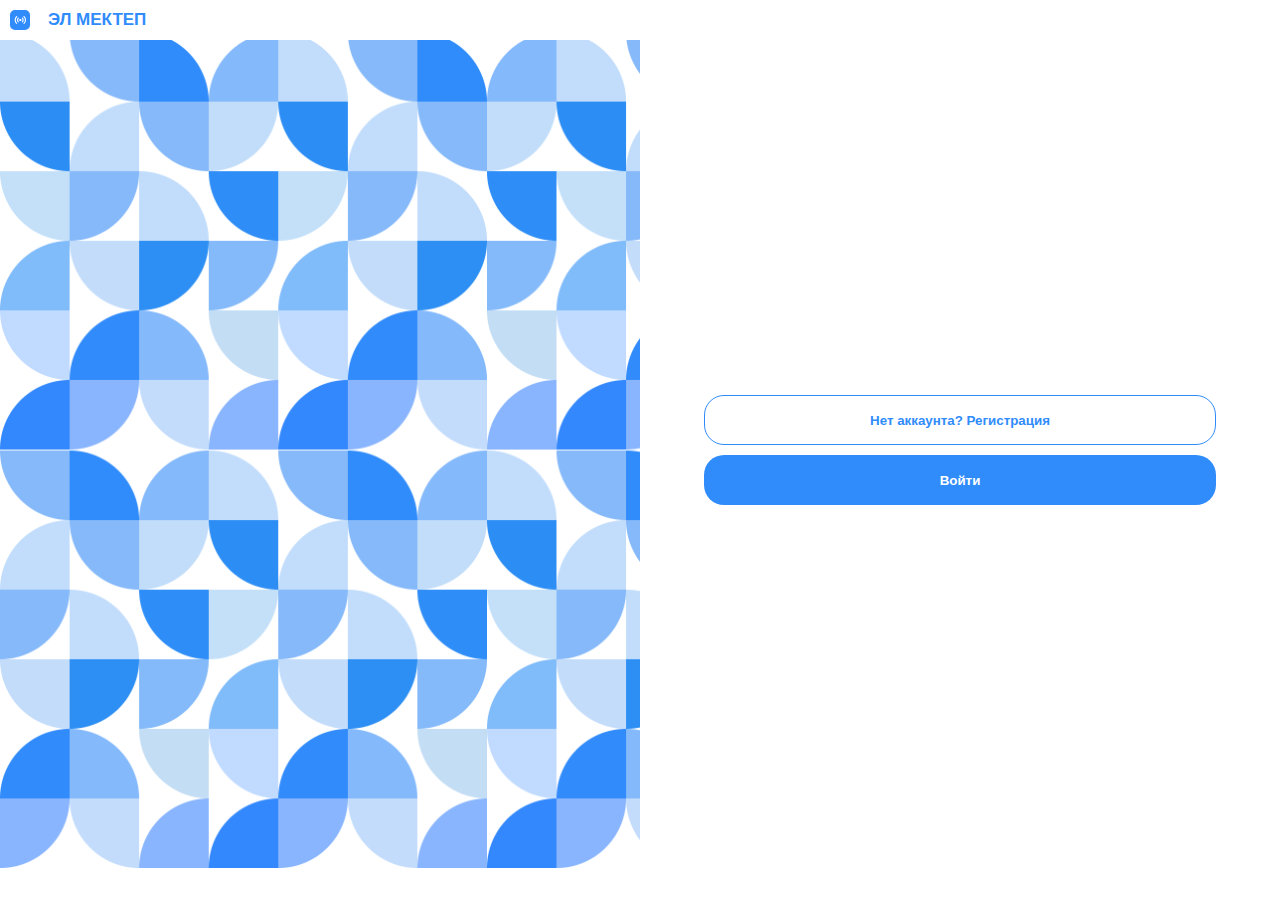
<file: index.html>
<!DOCTYPE html>
<html lang="ru">
<head>
    <meta charset="UTF-8">
    <meta name="viewport" content="width=device-width, initial-scale=1.0">
    <link rel="shortcut icon" type="image/png" href="images/icon.png"/>
    <link rel="stylesheet" href="css/index.css">
    <title>Эл мектеп</title>
</head>
<body>
    <div class="wrapper">
        <div class="content">
            <div class="header">
                <div class="logo_section">
                    <div class="logo_place">
                        <svg xmlns="http://www.w3.org/2000/svg" width="20" height="20" viewBox="0 0 20 20" fill="none">
                            <rect width="20" height="20" rx="5" fill="#308CFB"/>
                            <path fill-rule="evenodd" clip-rule="evenodd" d="M7.12811 6.1591C7.34941 6.37122 7.34941 6.71515 7.12811 6.92727C6.70715 7.33079 6.37322 7.80983 6.1454 8.33705C5.91758 8.86427 5.80032 9.42934 5.80032 10C5.80032 10.5707 5.91758 11.1357 6.1454 11.6629C6.37322 12.1902 6.70715 12.6692 7.12811 13.0727C7.34941 13.2849 7.34941 13.6288 7.12811 13.8409C6.90682 14.053 6.54803 14.053 6.32673 13.8409C5.80053 13.3365 5.38312 12.7377 5.09834 12.0787C4.81357 11.4197 4.66699 10.7133 4.66699 10C4.66699 9.28668 4.81357 8.58034 5.09834 7.92131C5.38312 7.26229 5.80053 6.66349 6.32673 6.15909C6.54803 5.94697 6.90682 5.94697 7.12811 6.1591ZM13.5392 6.1591C13.7605 5.94697 14.1193 5.94697 14.3406 6.15909C14.8668 6.66349 15.2842 7.26229 15.569 7.92131C15.8538 8.58034 16.0003 9.28668 16.0003 10C16.0003 10.7133 15.8538 11.4197 15.569 12.0787C15.2842 12.7377 14.8668 13.3365 14.3406 13.8409C14.1193 14.053 13.7605 14.053 13.5392 13.8409C13.3179 13.6288 13.3179 13.2849 13.5392 13.0727C13.9602 12.6692 14.2941 12.1902 14.5219 11.6629C14.7497 11.1357 14.867 10.5707 14.867 10C14.867 9.42934 14.7497 8.86427 14.5219 8.33705C14.2941 7.80983 13.9602 7.33079 13.5392 6.92727C13.3179 6.71515 13.3179 6.37122 13.5392 6.1591ZM8.73057 7.6957C8.9519 7.9078 8.95195 8.25172 8.73069 8.46388C8.30576 8.87133 8.06705 9.42387 8.06705 10C8.06705 10.5761 8.30576 11.1287 8.73069 11.5361C8.95195 11.7483 8.9519 12.0922 8.73057 12.3043C8.50924 12.5164 8.15045 12.5163 7.92919 12.3042C7.29179 11.693 6.93372 10.8642 6.93372 10C6.93372 9.1358 7.29179 8.30699 7.92919 7.69582C8.15045 7.48366 8.50924 7.48361 8.73057 7.6957ZM11.9367 7.6957C12.1581 7.48361 12.5169 7.48366 12.7381 7.69582C13.3755 8.30699 13.7336 9.1358 13.7336 10C13.7336 10.8642 13.3755 11.693 12.7381 12.3042C12.5169 12.5163 12.1581 12.5164 11.9367 12.3043C11.7154 12.0922 11.7154 11.7483 11.9366 11.5361C12.3616 11.1287 12.6003 10.5761 12.6003 10C12.6003 9.42387 12.3616 8.87133 11.9366 8.46388C11.7154 8.25172 11.7154 7.9078 11.9367 7.6957ZM9.53228 9.23182C9.74482 9.02809 10.0331 8.91363 10.3337 8.91363C10.6342 8.91363 10.9225 9.02809 11.135 9.23182C11.3476 9.43556 11.467 9.71188 11.467 10C11.467 10.2881 11.3476 10.5644 11.135 10.7682C10.9225 10.9719 10.6342 11.0864 10.3337 11.0864C10.0331 11.0864 9.74482 10.9719 9.53228 10.7682C9.31974 10.5644 9.20033 10.2881 9.20033 10C9.20033 9.71188 9.31974 9.43556 9.53228 9.23182Z" fill="white"/>
                        </svg>
                    </div>
                    <div class="logo_title">ЭЛ МЕКТЕП</div>
                </div>
            </div>
            <section class="blocks">
                <div class="block_1">
                    <img src="images/pattern.png" alt="" class="image">
                </div>
                <div class="block_2">
                    <section class="button_container">
                        <button class="button stroke" id="sign_up">Нет аккаунта? Регистрация</button>
                        <button class="button fill" id="sign_in">Войти</button>
                    </section>
                </div>
            </section>

        </div>
    </div>
    <script src="js/script.js"></script>
</body>
</html>
</file>
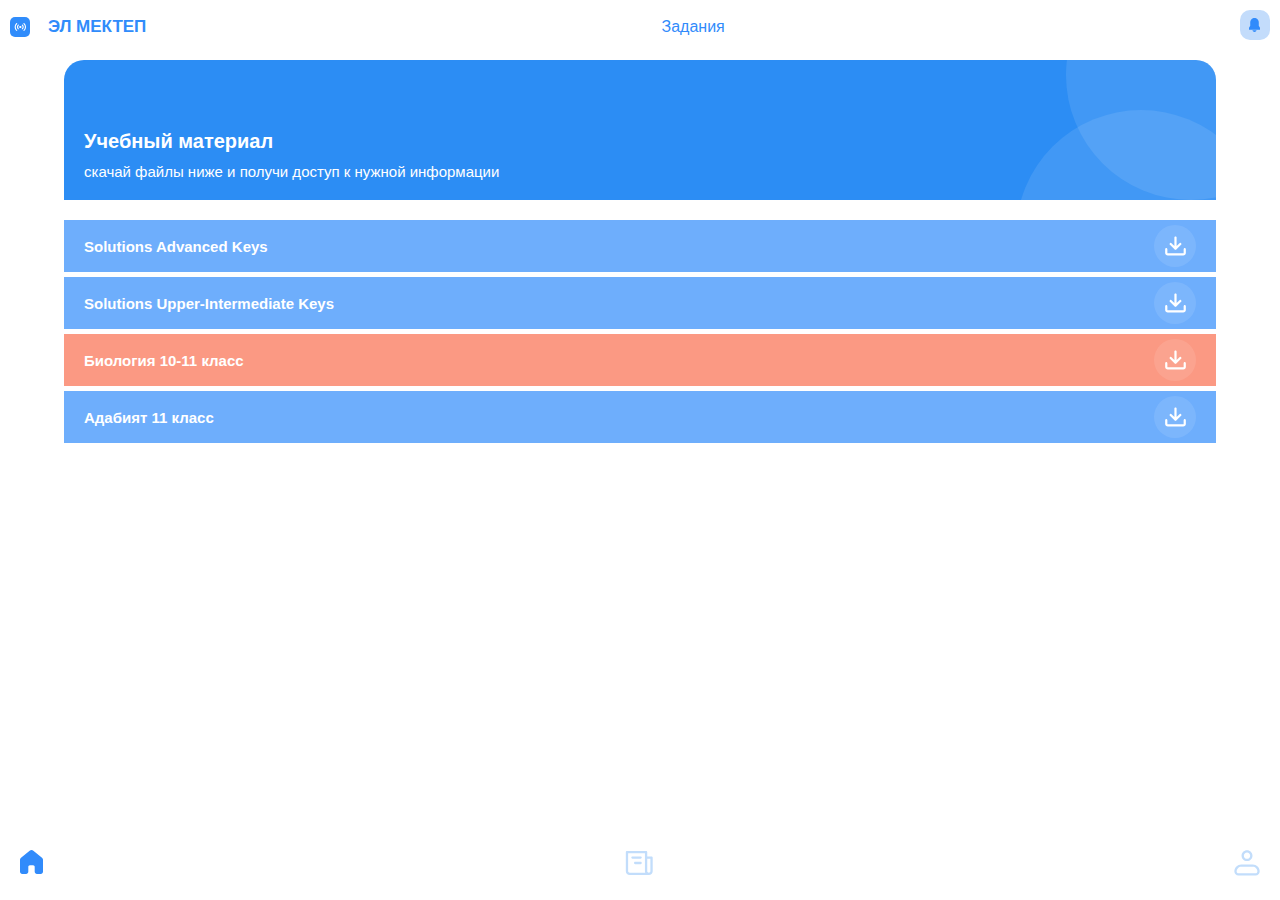
<file: files.html>
<!DOCTYPE html>
<html lang="ru">
<head>
    <meta charset="UTF-8">
    <meta name="viewport" content="width=device-width, initial-scale=1.0">
    <link rel="shortcut icon" type="image/png" href="images/icon.png"/>
    <link rel="stylesheet" href="css/files.css">
    <title>Эл мектеп</title>
</head>
<body>
    <div class="wrapper">
        <div class="content">
            <div class="header">
                <div class="logo_section">
                    <div class="logo_place">
                        <svg xmlns="http://www.w3.org/2000/svg" width="20" height="20" viewBox="0 0 20 20" fill="none">
                            <rect width="20" height="20" rx="5" fill="#308CFB"/>
                            <path fill-rule="evenodd" clip-rule="evenodd" d="M7.12811 6.1591C7.34941 6.37122 7.34941 6.71515 7.12811 6.92727C6.70715 7.33079 6.37322 7.80983 6.1454 8.33705C5.91758 8.86427 5.80032 9.42934 5.80032 10C5.80032 10.5707 5.91758 11.1357 6.1454 11.6629C6.37322 12.1902 6.70715 12.6692 7.12811 13.0727C7.34941 13.2849 7.34941 13.6288 7.12811 13.8409C6.90682 14.053 6.54803 14.053 6.32673 13.8409C5.80053 13.3365 5.38312 12.7377 5.09834 12.0787C4.81357 11.4197 4.66699 10.7133 4.66699 10C4.66699 9.28668 4.81357 8.58034 5.09834 7.92131C5.38312 7.26229 5.80053 6.66349 6.32673 6.15909C6.54803 5.94697 6.90682 5.94697 7.12811 6.1591ZM13.5392 6.1591C13.7605 5.94697 14.1193 5.94697 14.3406 6.15909C14.8668 6.66349 15.2842 7.26229 15.569 7.92131C15.8538 8.58034 16.0003 9.28668 16.0003 10C16.0003 10.7133 15.8538 11.4197 15.569 12.0787C15.2842 12.7377 14.8668 13.3365 14.3406 13.8409C14.1193 14.053 13.7605 14.053 13.5392 13.8409C13.3179 13.6288 13.3179 13.2849 13.5392 13.0727C13.9602 12.6692 14.2941 12.1902 14.5219 11.6629C14.7497 11.1357 14.867 10.5707 14.867 10C14.867 9.42934 14.7497 8.86427 14.5219 8.33705C14.2941 7.80983 13.9602 7.33079 13.5392 6.92727C13.3179 6.71515 13.3179 6.37122 13.5392 6.1591ZM8.73057 7.6957C8.9519 7.9078 8.95195 8.25172 8.73069 8.46388C8.30576 8.87133 8.06705 9.42387 8.06705 10C8.06705 10.5761 8.30576 11.1287 8.73069 11.5361C8.95195 11.7483 8.9519 12.0922 8.73057 12.3043C8.50924 12.5164 8.15045 12.5163 7.92919 12.3042C7.29179 11.693 6.93372 10.8642 6.93372 10C6.93372 9.1358 7.29179 8.30699 7.92919 7.69582C8.15045 7.48366 8.50924 7.48361 8.73057 7.6957ZM11.9367 7.6957C12.1581 7.48361 12.5169 7.48366 12.7381 7.69582C13.3755 8.30699 13.7336 9.1358 13.7336 10C13.7336 10.8642 13.3755 11.693 12.7381 12.3042C12.5169 12.5163 12.1581 12.5164 11.9367 12.3043C11.7154 12.0922 11.7154 11.7483 11.9366 11.5361C12.3616 11.1287 12.6003 10.5761 12.6003 10C12.6003 9.42387 12.3616 8.87133 11.9366 8.46388C11.7154 8.25172 11.7154 7.9078 11.9367 7.6957ZM9.53228 9.23182C9.74482 9.02809 10.0331 8.91363 10.3337 8.91363C10.6342 8.91363 10.9225 9.02809 11.135 9.23182C11.3476 9.43556 11.467 9.71188 11.467 10C11.467 10.2881 11.3476 10.5644 11.135 10.7682C10.9225 10.9719 10.6342 11.0864 10.3337 11.0864C10.0331 11.0864 9.74482 10.9719 9.53228 10.7682C9.31974 10.5644 9.20033 10.2881 9.20033 10C9.20033 9.71188 9.31974 9.43556 9.53228 9.23182Z" fill="white"/>
                        </svg>
                    </div>
                    <div class="logo_title">ЭЛ МЕКТЕП</div>
                </div>
                <div class="page_name">Задания</div>
                <a class="notification" href="notifications.html" id="notification">
                    <svg xmlns="http://www.w3.org/2000/svg" width="30" height="30" viewBox="0 0 30 30" fill="none">
                        <rect width="30" height="30" rx="10" fill="#C3DCFB"/>
                        <path d="M12.4497 20.3732C12.5817 20.8434 12.8525 21.2556 13.2219 21.5486C13.5913 21.8417 14.0395 22 14.5 22C14.9605 22 15.4087 21.8417 15.7781 21.5486C16.1475 21.2556 16.4183 20.8434 16.5503 20.3732H12.4497ZM9 19.722H20V17.7683L18.7778 15.8147V12.5586C18.7778 11.9599 18.6671 11.3671 18.4522 10.8141C18.2372 10.261 17.9221 9.75847 17.5248 9.33517C17.1276 8.91187 16.656 8.57609 16.137 8.347C15.618 8.11791 15.0618 8 14.5 8C13.9382 8 13.382 8.11791 12.863 8.347C12.344 8.57609 11.8724 8.91187 11.4752 9.33517C11.0779 9.75847 10.7628 10.261 10.5478 10.8141C10.3329 11.3671 10.2222 11.9599 10.2222 12.5586V15.8147L9 17.7683V19.722Z" fill="#318BFB"/>
                    </svg>
                </a>
            </div>
            <div class="item_container">
                <div class="lesson_body" id="body">
                    <div class="lesson_title" id="page_title">Учебный материал</div>
                    <div class="lesson_description" id="page_text">скачай файлы ниже и получи доступ к нужной информации</div>
                </div>
                <section class="task_container" id="container">
                    <!-- <div class="file_container blue">
                        <div class="file_name">Solution's Advanced</div>
                        <a class="button_container" href="#">
                            <svg xmlns="http://www.w3.org/2000/svg" width="21" height="20" viewBox="0 0 21 20" fill="none">
                                <path d="M2.73926 19.5199C2.05317 19.5199 1.39517 19.2446 0.910033 18.7545C0.424893 18.2644 0.152344 17.5997 0.152344 16.9066V13.1733C0.152344 12.8763 0.269151 12.5914 0.477068 12.3814C0.684985 12.1713 0.966982 12.0533 1.26102 12.0533C1.55506 12.0533 1.83706 12.1713 2.04497 12.3814C2.25289 12.5914 2.3697 12.8763 2.3697 13.1733V16.9066C2.3697 17.1127 2.53526 17.28 2.73926 17.28H18.2607C18.3588 17.28 18.4528 17.2406 18.5221 17.1706C18.5914 17.1006 18.6303 17.0056 18.6303 16.9066V13.1733C18.6303 12.8763 18.7471 12.5914 18.955 12.3814C19.1629 12.1713 19.4449 12.0533 19.739 12.0533C20.033 12.0533 20.315 12.1713 20.5229 12.3814C20.7308 12.5914 20.8477 12.8763 20.8477 13.1733V16.9066C20.8477 17.5997 20.5751 18.2644 20.09 18.7545C19.6048 19.2446 18.9468 19.5199 18.2607 19.5199H2.73926Z" fill="white"/>
                                <path d="M9.38952 10.0956V1.60009C9.38952 1.30305 9.50632 1.01818 9.71424 0.80814C9.92216 0.598101 10.2042 0.480103 10.4982 0.480103C10.7922 0.480103 11.0742 0.598101 11.2821 0.80814C11.4901 1.01818 11.6069 1.30305 11.6069 1.60009V10.0956L14.519 7.15523C14.6219 7.0513 14.744 6.96885 14.8785 6.9126C15.0129 6.85635 15.157 6.8274 15.3025 6.8274C15.448 6.8274 15.592 6.85635 15.7265 6.9126C15.8609 6.96885 15.983 7.0513 16.0859 7.15523C16.1888 7.25917 16.2704 7.38256 16.3261 7.51836C16.3818 7.65416 16.4104 7.7997 16.4104 7.94669C16.4104 8.09368 16.3818 8.23923 16.3261 8.37503C16.2704 8.51082 16.1888 8.63421 16.0859 8.73815L11.2817 13.5914C11.1788 13.6955 11.0567 13.778 10.9223 13.8343C10.7878 13.8906 10.6437 13.9196 10.4982 13.9196C10.3527 13.9196 10.2086 13.8906 10.0741 13.8343C9.93969 13.778 9.81756 13.6955 9.71473 13.5914L4.91046 8.73815C4.80757 8.63421 4.72596 8.51082 4.67028 8.37503C4.6146 8.23923 4.58594 8.09368 4.58594 7.94669C4.58594 7.7997 4.6146 7.65416 4.67028 7.51836C4.72596 7.38256 4.80757 7.25917 4.91046 7.15523C5.01335 7.0513 5.13549 6.96885 5.26992 6.9126C5.40434 6.85635 5.54842 6.8274 5.69392 6.8274C5.83943 6.8274 5.98351 6.85635 6.11793 6.9126C6.25236 6.96885 6.3745 7.0513 6.47739 7.15523L9.38952 10.0956Z" fill="white"/>
                            </svg>
                        </a>
                    </div>   -->
                </section>
            </div>
            <div class="footer">
                <a href="account.html" class="element">
                    <svg xmlns="http://www.w3.org/2000/svg" width="23" height="24" viewBox="0 0 23 24" fill="none">
                        <path d="M13.3528 0.668903C12.8343 0.23692 12.1781 0 11.5 0C10.8219 0 10.1657 0.23692 9.64722 0.668903L1.02222 7.86276C0.702087 8.12949 0.444742 8.46212 0.268177 8.8374C0.0916115 9.21268 8.65423e-05 9.62156 0 10.0354V21.7894C0 23.0097 1.00178 24 2.23611 24H6.06944C6.6625 24 7.23126 23.7671 7.65061 23.3525C8.06997 22.938 8.30556 22.3757 8.30556 21.7894V16.7329C8.30556 15.8739 8.99811 15.1766 9.86061 15.1539H13.1394C13.5556 15.1648 13.9512 15.3359 14.2416 15.6308C14.5321 15.9258 14.6946 16.3212 14.6944 16.7329V21.7894C14.6944 23.0097 15.6962 24 16.9306 24H20.7639C21.3569 24 21.9257 23.7671 22.3451 23.3525C22.7644 22.938 23 22.3757 23 21.7894V10.0342C22.9999 9.6203 22.9084 9.21142 22.7318 8.83614C22.5553 8.46086 22.2979 8.12823 21.9778 7.8615L13.3528 0.668903Z" fill="#318BFB"/>
                    </svg>
                </a>
                <a href="news.html" class="element">
                    <svg xmlns="http://www.w3.org/2000/svg" width="28" height="26" viewBox="0 0 28 26" fill="none">
                        <path fill-rule="evenodd" clip-rule="evenodd" d="M1.97412 0.932251C1.3381 0.932251 0.82251 1.44785 0.82251 2.08386V21.1921C0.82251 22.2215 1.23144 23.2087 1.95933 23.9366C2.68723 24.6645 3.67447 25.0735 4.70387 25.0735H23.8121C24.8415 25.0735 25.8288 24.6645 26.5567 23.9366C27.2845 23.2087 27.6935 22.2215 27.6935 21.1921V7.54336C27.6935 6.90734 27.1779 6.39175 26.5419 6.39175H22.234V2.08386C22.234 1.44785 21.7184 0.932251 21.0824 0.932251H1.97412ZM22.234 8.69497H25.3903V21.1921C25.3903 21.6107 25.224 22.0121 24.928 22.308C24.6321 22.604 24.2307 22.7702 23.8121 22.7702C23.3936 22.7702 22.9922 22.604 22.6962 22.308C22.4002 22.0121 22.234 21.6107 22.234 21.1921V8.69497ZM20.2661 22.7702C20.0471 22.2782 19.9308 21.7411 19.9308 21.1921V7.54336V3.23548H3.12574V21.1921C3.12574 21.6107 3.292 22.0121 3.58796 22.308C3.88392 22.604 4.28532 22.7702 4.70387 22.7702H20.2661ZM7.43362 6.39175C6.7976 6.39175 6.28201 6.90734 6.28201 7.54336C6.28201 8.17938 6.7976 8.69497 7.43362 8.69497H15.6229C16.2589 8.69497 16.7745 8.17938 16.7745 7.54336C16.7745 6.90734 16.2589 6.39175 15.6229 6.39175H7.43362ZM10.1634 11.8512C9.52735 11.8512 9.01176 12.3668 9.01176 13.0029C9.01176 13.6389 9.52735 14.1545 10.1634 14.1545H15.6229C16.2589 14.1545 16.7745 13.6389 16.7745 13.0029C16.7745 12.3668 16.2589 11.8512 15.6229 11.8512H10.1634Z" fill="#C2DDFB"/>
                    </svg>
                </a>
                <a  href="profile.html" class="element">
                    <svg xmlns="http://www.w3.org/2000/svg" width="26" height="26" viewBox="0 0 26 26" fill="none">
                        <path fill-rule="evenodd" clip-rule="evenodd" d="M9.8523 5.63465C9.8523 3.8856 11.2702 2.46772 13.0192 2.46772C14.7683 2.46772 16.1862 3.8856 16.1862 5.63465C16.1862 7.3837 14.7683 8.80159 13.0192 8.80159C11.2702 8.80159 9.8523 7.3837 9.8523 5.63465ZM13.0192 0.16449C9.99815 0.16449 7.54907 2.61356 7.54907 5.63465C7.54907 8.65574 9.99815 11.1048 13.0192 11.1048C16.0403 11.1048 18.4894 8.65574 18.4894 5.63465C18.4894 2.61356 16.0403 0.16449 13.0192 0.16449ZM4.00399 18.2121C4.86786 17.3482 6.03953 16.8629 7.26124 16.8629H18.7774C19.9991 16.8629 21.1707 17.3482 22.0346 18.2121C22.8985 19.0759 23.3838 20.2476 23.3838 21.4693C23.3838 21.9274 23.2018 22.3668 22.8779 22.6908C22.5539 23.0147 22.1145 23.1967 21.6564 23.1967H4.38221C3.92407 23.1967 3.48469 23.0147 3.16074 22.6908C2.83678 22.3668 2.65479 21.9274 2.65479 21.4693C2.65479 20.2476 3.14011 19.0759 4.00399 18.2121ZM7.26124 14.5596C5.42868 14.5596 3.67118 15.2876 2.37536 16.5834C1.07954 17.8792 0.351562 19.6367 0.351562 21.4693C0.351562 22.5383 0.776218 23.5635 1.53211 24.3194C2.288 25.0753 3.31321 25.5 4.38221 25.5H21.6564C22.7254 25.5 23.7506 25.0753 24.5065 24.3194C25.2624 23.5635 25.687 22.5383 25.687 21.4693C25.687 19.6367 24.9591 17.8792 23.6632 16.5834C22.3674 15.2876 20.6099 14.5596 18.7774 14.5596H7.26124Z" fill="#C2DDFB"/>
                    </svg>
                </a>
            </div>
        </div>
    </div>
    <script src="js/files.js"></script>
</body>
</html>
</file>
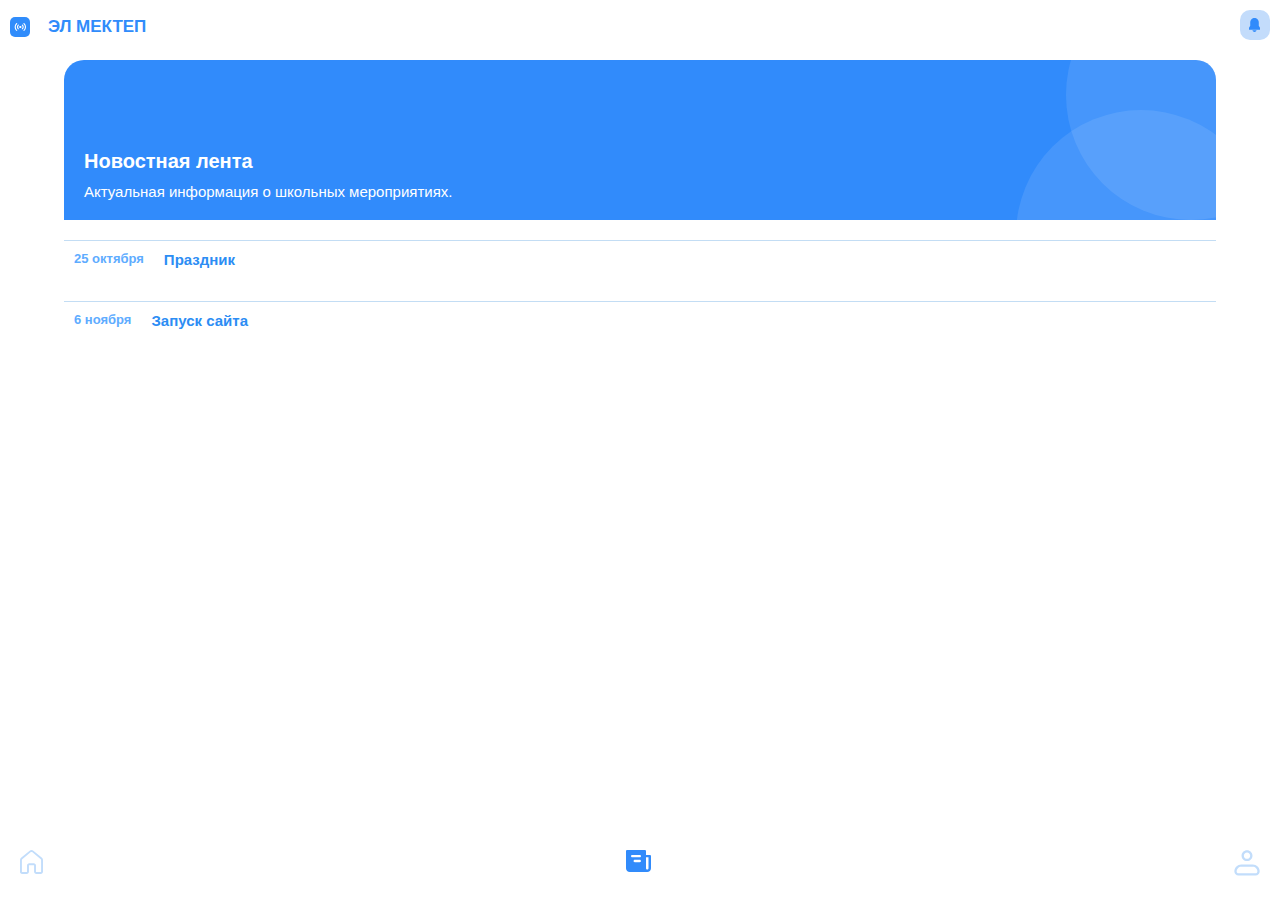
<file: news.html>
<!DOCTYPE html>
<html lang="ru">
<head>
    <meta charset="UTF-8">
    <meta name="viewport" content="width=device-width, initial-scale=1.0">
    <link rel="shortcut icon" type="image/png" href="images/icon.png"/>
    <link rel="stylesheet" href="css/news.css">
    <title>Эл мектеп</title>
</head>
<body>
    <div class="wrapper">
        <div class="content">
            <div class="header">
                <div class="logo_section">
                    <div class="logo_place">
                        <svg xmlns="http://www.w3.org/2000/svg" width="20" height="20" viewBox="0 0 20 20" fill="none">
                            <rect width="20" height="20" rx="5" fill="#308CFB"/>
                            <path fill-rule="evenodd" clip-rule="evenodd" d="M7.12811 6.1591C7.34941 6.37122 7.34941 6.71515 7.12811 6.92727C6.70715 7.33079 6.37322 7.80983 6.1454 8.33705C5.91758 8.86427 5.80032 9.42934 5.80032 10C5.80032 10.5707 5.91758 11.1357 6.1454 11.6629C6.37322 12.1902 6.70715 12.6692 7.12811 13.0727C7.34941 13.2849 7.34941 13.6288 7.12811 13.8409C6.90682 14.053 6.54803 14.053 6.32673 13.8409C5.80053 13.3365 5.38312 12.7377 5.09834 12.0787C4.81357 11.4197 4.66699 10.7133 4.66699 10C4.66699 9.28668 4.81357 8.58034 5.09834 7.92131C5.38312 7.26229 5.80053 6.66349 6.32673 6.15909C6.54803 5.94697 6.90682 5.94697 7.12811 6.1591ZM13.5392 6.1591C13.7605 5.94697 14.1193 5.94697 14.3406 6.15909C14.8668 6.66349 15.2842 7.26229 15.569 7.92131C15.8538 8.58034 16.0003 9.28668 16.0003 10C16.0003 10.7133 15.8538 11.4197 15.569 12.0787C15.2842 12.7377 14.8668 13.3365 14.3406 13.8409C14.1193 14.053 13.7605 14.053 13.5392 13.8409C13.3179 13.6288 13.3179 13.2849 13.5392 13.0727C13.9602 12.6692 14.2941 12.1902 14.5219 11.6629C14.7497 11.1357 14.867 10.5707 14.867 10C14.867 9.42934 14.7497 8.86427 14.5219 8.33705C14.2941 7.80983 13.9602 7.33079 13.5392 6.92727C13.3179 6.71515 13.3179 6.37122 13.5392 6.1591ZM8.73057 7.6957C8.9519 7.9078 8.95195 8.25172 8.73069 8.46388C8.30576 8.87133 8.06705 9.42387 8.06705 10C8.06705 10.5761 8.30576 11.1287 8.73069 11.5361C8.95195 11.7483 8.9519 12.0922 8.73057 12.3043C8.50924 12.5164 8.15045 12.5163 7.92919 12.3042C7.29179 11.693 6.93372 10.8642 6.93372 10C6.93372 9.1358 7.29179 8.30699 7.92919 7.69582C8.15045 7.48366 8.50924 7.48361 8.73057 7.6957ZM11.9367 7.6957C12.1581 7.48361 12.5169 7.48366 12.7381 7.69582C13.3755 8.30699 13.7336 9.1358 13.7336 10C13.7336 10.8642 13.3755 11.693 12.7381 12.3042C12.5169 12.5163 12.1581 12.5164 11.9367 12.3043C11.7154 12.0922 11.7154 11.7483 11.9366 11.5361C12.3616 11.1287 12.6003 10.5761 12.6003 10C12.6003 9.42387 12.3616 8.87133 11.9366 8.46388C11.7154 8.25172 11.7154 7.9078 11.9367 7.6957ZM9.53228 9.23182C9.74482 9.02809 10.0331 8.91363 10.3337 8.91363C10.6342 8.91363 10.9225 9.02809 11.135 9.23182C11.3476 9.43556 11.467 9.71188 11.467 10C11.467 10.2881 11.3476 10.5644 11.135 10.7682C10.9225 10.9719 10.6342 11.0864 10.3337 11.0864C10.0331 11.0864 9.74482 10.9719 9.53228 10.7682C9.31974 10.5644 9.20033 10.2881 9.20033 10C9.20033 9.71188 9.31974 9.43556 9.53228 9.23182Z" fill="white"/>
                        </svg>
                    </div>
                    <div class="logo_title">ЭЛ МЕКТЕП</div>
                </div>
                <!-- <div class="page_name">Новости</div> -->
                <a class="notification" href="notifications.html" id="notification">
                    <svg xmlns="http://www.w3.org/2000/svg" width="30" height="30" viewBox="0 0 30 30" fill="none">
                        <rect width="30" height="30" rx="10" fill="#C3DCFB"/>
                        <path d="M12.4497 20.3732C12.5817 20.8434 12.8525 21.2556 13.2219 21.5486C13.5913 21.8417 14.0395 22 14.5 22C14.9605 22 15.4087 21.8417 15.7781 21.5486C16.1475 21.2556 16.4183 20.8434 16.5503 20.3732H12.4497ZM9 19.722H20V17.7683L18.7778 15.8147V12.5586C18.7778 11.9599 18.6671 11.3671 18.4522 10.8141C18.2372 10.261 17.9221 9.75847 17.5248 9.33517C17.1276 8.91187 16.656 8.57609 16.137 8.347C15.618 8.11791 15.0618 8 14.5 8C13.9382 8 13.382 8.11791 12.863 8.347C12.344 8.57609 11.8724 8.91187 11.4752 9.33517C11.0779 9.75847 10.7628 10.261 10.5478 10.8141C10.3329 11.3671 10.2222 11.9599 10.2222 12.5586V15.8147L9 17.7683V19.722Z" fill="#318BFB"/>
                    </svg>
                </a>
            </div>
            <div class="item_container">
                <div class="news_body" id="body">
                    <div class="news_title" id="page_title">Новостная лента</div>
                    <div class="news_description" id="page_text">Актуальная информация о школьных мероприятиях.</div>
                </div>
                <section class="news_items" id="container">
                    <!-- <div class="news_content">
                        <div class="news_info">
                            <div class="news_data" id="data">25 октября</div>
                            <div class="news_text" id="text">Выходной день, обфоофрвор</div>
                        </div>
                    </div> -->
                    <!-- <div class="news_item_body">
                        <div class="news_item_data">25 октября</div>
                        <div class="news_item_text">Список зачисления</div>
                    </div> -->
                </section>
            </div>
            <div class="footer">
                <a href="account.html" class="element">
                    <svg xmlns="http://www.w3.org/2000/svg" width="23" height="24" viewBox="0 0 23 24" fill="none">
                        <path d="M9.64722 0.668832C10.1657 0.236895 10.8219 0 11.5 0C12.1781 0 12.8343 0.236895 13.3528 0.668832L21.9778 7.85815C22.6256 8.39873 23 9.1932 23 10.0306V21.7897C23 22.3759 22.7644 22.9381 22.3451 23.3526C21.9257 23.7671 21.3569 24 20.7639 24H16.2917C15.6986 24 15.1298 23.7671 14.7105 23.3526C14.2911 22.9381 14.0556 22.3759 14.0556 21.7897V15.4655C14.0556 15.3818 14.0219 15.3015 13.962 15.2423C13.9021 15.183 13.8208 15.1498 13.7361 15.1498H9.26389C9.17917 15.1498 9.09791 15.183 9.03801 15.2423C8.9781 15.3015 8.94444 15.3818 8.94444 15.4655V21.7897C8.94444 22.3759 8.70886 22.9381 8.2895 23.3526C7.87015 23.7671 7.30139 24 6.70833 24H2.23611C1.94246 24 1.65169 23.9428 1.38039 23.8317C1.10909 23.7207 0.862584 23.5579 0.654942 23.3526C0.4473 23.1474 0.282589 22.9037 0.170214 22.6355C0.0578388 22.3673 0 22.0799 0 21.7897V10.0306C0 9.1932 0.374389 8.39873 1.02222 7.85815L9.64722 0.668832ZM12.1172 2.11756C11.9444 1.9738 11.7258 1.89497 11.5 1.89497C11.2742 1.89497 11.0556 1.9738 10.8828 2.11756L2.25783 9.30561C2.1511 9.39442 2.06527 9.5052 2.00634 9.63021C1.94741 9.75521 1.91681 9.89143 1.91667 10.0293V21.7884C1.91667 21.9627 2.05978 22.1042 2.23611 22.1042H6.70833C6.79306 22.1042 6.87431 22.0709 6.93422 22.0117C6.99412 21.9525 7.02778 21.8721 7.02778 21.7884V15.4643C7.02778 14.2429 8.02956 13.2539 9.26389 13.2539H13.7361C14.9704 13.2539 15.9722 14.2429 15.9722 15.4643V21.7884C15.9722 21.9627 16.1153 22.1042 16.2917 22.1042H20.7639C20.8486 22.1042 20.9299 22.0709 20.9898 22.0117C21.0497 21.9525 21.0833 21.8721 21.0833 21.7884V10.0293C21.0832 9.89143 21.0526 9.75521 20.9937 9.63021C20.9347 9.5052 20.8489 9.39442 20.7422 9.30561L12.1172 2.11756Z" fill="#C2DDFB"/>
                    </svg>
                </a>
                <a href="news.html" class="element">
                    <svg xmlns="http://www.w3.org/2000/svg" width="25" height="22" viewBox="0 0 25 22" fill="none">
                        <path fill-rule="evenodd" clip-rule="evenodd" d="M20 1.22222V4.88889H23.75C24.0815 4.88889 24.3995 5.01766 24.6339 5.24687C24.8683 5.47608 25 5.78696 25 6.11111V18.3333C25 19.3058 24.6049 20.2384 23.9017 20.9261C23.1984 21.6137 22.2446 22 21.25 22H3.75C2.75544 22 1.80161 21.6137 1.09835 20.9261C0.395088 20.2384 0 19.3058 0 18.3333V1.22222C0 0.898069 0.131696 0.587192 0.366116 0.357981C0.600537 0.128769 0.918479 0 1.25 0H18.75C19.0815 0 19.3995 0.128769 19.6339 0.357981C19.8683 0.587192 20 0.898069 20 1.22222ZM22.5 18.3333C22.5 18.6575 22.3683 18.9684 22.1339 19.1976C21.8995 19.4268 21.5815 19.5556 21.25 19.5556C20.9185 19.5556 20.6005 19.4268 20.3661 19.1976C20.1317 18.9684 20 18.6575 20 18.3333V7.33333H22.5V18.3333ZM5 6.11111C5 5.78696 5.1317 5.47608 5.36612 5.24687C5.60054 5.01766 5.91848 4.88889 6.25 4.88889H13.75C14.0815 4.88889 14.3995 5.01766 14.6339 5.24687C14.8683 5.47608 15 5.78696 15 6.11111C15 6.43526 14.8683 6.74614 14.6339 6.97535C14.3995 7.20456 14.0815 7.33333 13.75 7.33333H6.25C5.91848 7.33333 5.60054 7.20456 5.36612 6.97535C5.1317 6.74614 5 6.43526 5 6.11111ZM7.5 11C7.5 10.6758 7.6317 10.365 7.86612 10.1358C8.10054 9.90655 8.41848 9.77778 8.75 9.77778H13.75C14.0815 9.77778 14.3995 9.90655 14.6339 10.1358C14.8683 10.365 15 10.6758 15 11C15 11.3242 14.8683 11.635 14.6339 11.8642C14.3995 12.0935 14.0815 12.2222 13.75 12.2222H8.75C8.41848 12.2222 8.10054 12.0935 7.86612 11.8642C7.6317 11.635 7.5 11.3242 7.5 11Z" fill="#318BFB"/>
                    </svg>
                </a>
                <a  href="profile.html" class="element">
                    <svg xmlns="http://www.w3.org/2000/svg" width="26" height="26" viewBox="0 0 26 26" fill="none">
                        <path fill-rule="evenodd" clip-rule="evenodd" d="M9.8523 5.63465C9.8523 3.8856 11.2702 2.46772 13.0192 2.46772C14.7683 2.46772 16.1862 3.8856 16.1862 5.63465C16.1862 7.3837 14.7683 8.80159 13.0192 8.80159C11.2702 8.80159 9.8523 7.3837 9.8523 5.63465ZM13.0192 0.16449C9.99815 0.16449 7.54907 2.61356 7.54907 5.63465C7.54907 8.65574 9.99815 11.1048 13.0192 11.1048C16.0403 11.1048 18.4894 8.65574 18.4894 5.63465C18.4894 2.61356 16.0403 0.16449 13.0192 0.16449ZM4.00399 18.2121C4.86786 17.3482 6.03953 16.8629 7.26124 16.8629H18.7774C19.9991 16.8629 21.1707 17.3482 22.0346 18.2121C22.8985 19.0759 23.3838 20.2476 23.3838 21.4693C23.3838 21.9274 23.2018 22.3668 22.8779 22.6908C22.5539 23.0147 22.1145 23.1967 21.6564 23.1967H4.38221C3.92407 23.1967 3.48469 23.0147 3.16074 22.6908C2.83678 22.3668 2.65479 21.9274 2.65479 21.4693C2.65479 20.2476 3.14011 19.0759 4.00399 18.2121ZM7.26124 14.5596C5.42868 14.5596 3.67118 15.2876 2.37536 16.5834C1.07954 17.8792 0.351562 19.6367 0.351562 21.4693C0.351562 22.5383 0.776218 23.5635 1.53211 24.3194C2.288 25.0753 3.31321 25.5 4.38221 25.5H21.6564C22.7254 25.5 23.7506 25.0753 24.5065 24.3194C25.2624 23.5635 25.687 22.5383 25.687 21.4693C25.687 19.6367 24.9591 17.8792 23.6632 16.5834C22.3674 15.2876 20.6099 14.5596 18.7774 14.5596H7.26124Z" fill="#C2DDFB"/>
                    </svg>
                </a>
            </div>
        </div>
    </div>
    <script src="js/news.js"></script>
</body>
</html>
</file>
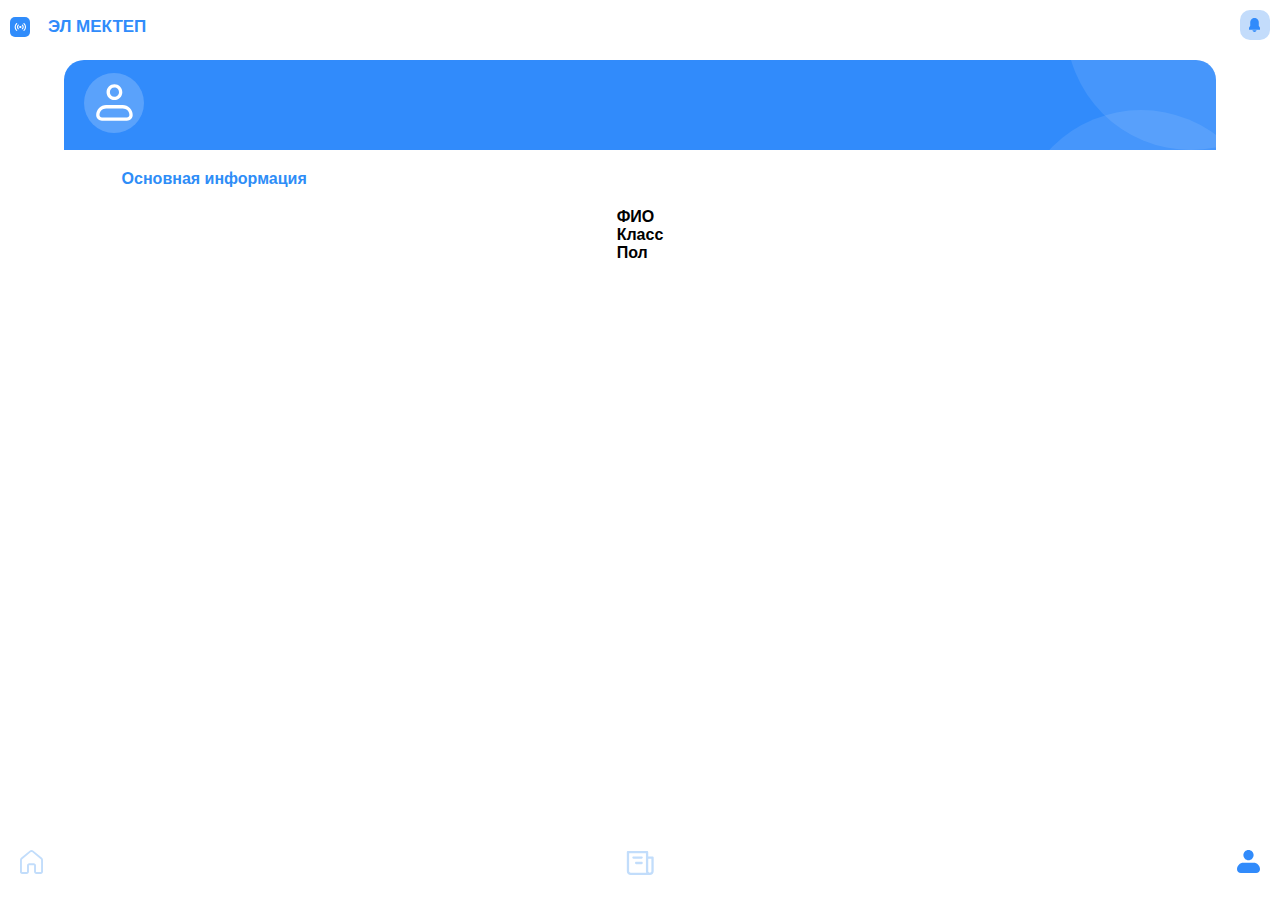
<file: profile.html>
<!DOCTYPE html>
<html lang="ru">
<head>
    <meta charset="UTF-8">
    <meta name="viewport" content="width=device-width, initial-scale=1.0">
    <link rel="shortcut icon" type="image/png" href="images/icon.png"/>
    <link rel="stylesheet" href="css/profile.css">
    <title>Эл мектеп</title>
</head>
<body>
    <div class="wrapper">
        <div class="content">
            <div class="header">
                <div class="logo_section">
                    <div class="logo_place">
                        <svg xmlns="http://www.w3.org/2000/svg" width="20" height="20" viewBox="0 0 20 20" fill="none">
                            <rect width="20" height="20" rx="5" fill="#308CFB"/>
                            <path fill-rule="evenodd" clip-rule="evenodd" d="M7.12811 6.1591C7.34941 6.37122 7.34941 6.71515 7.12811 6.92727C6.70715 7.33079 6.37322 7.80983 6.1454 8.33705C5.91758 8.86427 5.80032 9.42934 5.80032 10C5.80032 10.5707 5.91758 11.1357 6.1454 11.6629C6.37322 12.1902 6.70715 12.6692 7.12811 13.0727C7.34941 13.2849 7.34941 13.6288 7.12811 13.8409C6.90682 14.053 6.54803 14.053 6.32673 13.8409C5.80053 13.3365 5.38312 12.7377 5.09834 12.0787C4.81357 11.4197 4.66699 10.7133 4.66699 10C4.66699 9.28668 4.81357 8.58034 5.09834 7.92131C5.38312 7.26229 5.80053 6.66349 6.32673 6.15909C6.54803 5.94697 6.90682 5.94697 7.12811 6.1591ZM13.5392 6.1591C13.7605 5.94697 14.1193 5.94697 14.3406 6.15909C14.8668 6.66349 15.2842 7.26229 15.569 7.92131C15.8538 8.58034 16.0003 9.28668 16.0003 10C16.0003 10.7133 15.8538 11.4197 15.569 12.0787C15.2842 12.7377 14.8668 13.3365 14.3406 13.8409C14.1193 14.053 13.7605 14.053 13.5392 13.8409C13.3179 13.6288 13.3179 13.2849 13.5392 13.0727C13.9602 12.6692 14.2941 12.1902 14.5219 11.6629C14.7497 11.1357 14.867 10.5707 14.867 10C14.867 9.42934 14.7497 8.86427 14.5219 8.33705C14.2941 7.80983 13.9602 7.33079 13.5392 6.92727C13.3179 6.71515 13.3179 6.37122 13.5392 6.1591ZM8.73057 7.6957C8.9519 7.9078 8.95195 8.25172 8.73069 8.46388C8.30576 8.87133 8.06705 9.42387 8.06705 10C8.06705 10.5761 8.30576 11.1287 8.73069 11.5361C8.95195 11.7483 8.9519 12.0922 8.73057 12.3043C8.50924 12.5164 8.15045 12.5163 7.92919 12.3042C7.29179 11.693 6.93372 10.8642 6.93372 10C6.93372 9.1358 7.29179 8.30699 7.92919 7.69582C8.15045 7.48366 8.50924 7.48361 8.73057 7.6957ZM11.9367 7.6957C12.1581 7.48361 12.5169 7.48366 12.7381 7.69582C13.3755 8.30699 13.7336 9.1358 13.7336 10C13.7336 10.8642 13.3755 11.693 12.7381 12.3042C12.5169 12.5163 12.1581 12.5164 11.9367 12.3043C11.7154 12.0922 11.7154 11.7483 11.9366 11.5361C12.3616 11.1287 12.6003 10.5761 12.6003 10C12.6003 9.42387 12.3616 8.87133 11.9366 8.46388C11.7154 8.25172 11.7154 7.9078 11.9367 7.6957ZM9.53228 9.23182C9.74482 9.02809 10.0331 8.91363 10.3337 8.91363C10.6342 8.91363 10.9225 9.02809 11.135 9.23182C11.3476 9.43556 11.467 9.71188 11.467 10C11.467 10.2881 11.3476 10.5644 11.135 10.7682C10.9225 10.9719 10.6342 11.0864 10.3337 11.0864C10.0331 11.0864 9.74482 10.9719 9.53228 10.7682C9.31974 10.5644 9.20033 10.2881 9.20033 10C9.20033 9.71188 9.31974 9.43556 9.53228 9.23182Z" fill="white"/>
                        </svg>
                    </div>
                    <div class="logo_title">ЭЛ МЕКТЕП</div>
                </div>
                <!-- <div class="page_name">Профиль</div> -->
                <a class="notification" href="notifications.html" id="notification">
                    <svg xmlns="http://www.w3.org/2000/svg" width="30" height="30" viewBox="0 0 30 30" fill="none">
                        <rect width="30" height="30" rx="10" fill="#C3DCFB"/>
                        <path d="M12.4497 20.3732C12.5817 20.8434 12.8525 21.2556 13.2219 21.5486C13.5913 21.8417 14.0395 22 14.5 22C14.9605 22 15.4087 21.8417 15.7781 21.5486C16.1475 21.2556 16.4183 20.8434 16.5503 20.3732H12.4497ZM9 19.722H20V17.7683L18.7778 15.8147V12.5586C18.7778 11.9599 18.6671 11.3671 18.4522 10.8141C18.2372 10.261 17.9221 9.75847 17.5248 9.33517C17.1276 8.91187 16.656 8.57609 16.137 8.347C15.618 8.11791 15.0618 8 14.5 8C13.9382 8 13.382 8.11791 12.863 8.347C12.344 8.57609 11.8724 8.91187 11.4752 9.33517C11.0779 9.75847 10.7628 10.261 10.5478 10.8141C10.3329 11.3671 10.2222 11.9599 10.2222 12.5586V15.8147L9 17.7683V19.722Z" fill="#318BFB"/>
                    </svg>
                </a>
            </div>
            <div class="item_container">
                <div class="info_body blue" id="body">
                    <div class="icon_place">
                        <svg xmlns="http://www.w3.org/2000/svg" width="60" height="60" viewBox="0 0 60 60" fill="none">
                            <circle cx="30" cy="30" r="30" fill="white" fill-opacity="0.2"/>
                            <path fill-rule="evenodd" clip-rule="evenodd" d="M25.8694 19.1897C25.8694 16.6684 27.9133 14.6245 30.4346 14.6245C32.9559 14.6245 34.9999 16.6684 34.9999 19.1897C34.9999 21.711 32.9559 23.7549 30.4346 23.7549C27.9133 23.7549 25.8694 21.711 25.8694 19.1897ZM30.4346 11.3043C26.0797 11.3043 22.5493 14.8347 22.5493 19.1897C22.5493 23.5447 26.0797 27.0751 30.4346 27.0751C34.7896 27.0751 38.32 23.5447 38.32 19.1897C38.32 14.8347 34.7896 11.3043 30.4346 11.3043ZM17.4389 37.3204C18.6842 36.0751 20.3732 35.3755 22.1343 35.3755H38.7351C40.4963 35.3755 42.1852 36.0751 43.4305 37.3204C44.6759 38.5657 45.3755 40.2547 45.3755 42.0158C45.3755 42.6763 45.1131 43.3096 44.6461 43.7766C44.1791 44.2436 43.5458 44.506 42.8853 44.506H17.9841C17.3237 44.506 16.6903 44.2436 16.2233 43.7766C15.7563 43.3096 15.494 42.6763 15.494 42.0158C15.494 40.2547 16.1936 38.5657 17.4389 37.3204ZM22.1343 32.0553C19.4926 32.0553 16.9591 33.1048 15.0912 34.9727C13.2232 36.8407 12.1738 39.3741 12.1738 42.0158C12.1738 43.5568 12.786 45.0347 13.8756 46.1243C14.9653 47.214 16.4431 47.8261 17.9841 47.8261H42.8853C44.4263 47.8261 45.9042 47.214 46.9938 46.1243C48.0835 45.0347 48.6956 43.5568 48.6956 42.0158C48.6956 39.3741 47.6462 36.8407 45.7783 34.9727C43.9103 33.1048 41.3768 32.0553 38.7351 32.0553H22.1343Z" fill="white"/>
                        </svg>
                    </div>
                    <div class="news_title" id="main_name"></div>
                </div>
                <div class="category_name">Основная информация</div>
                <section class="info_items" id="container">
                    <div class="info_item_body">
                        <div class="info_item_data">ФИО</div>
                        <div class="info_item_text" id="name"></div>
                    </div>
                    <div class="info_item_body">
                        <div class="info_item_data">Класс</div>
                        <div class="info_item_text" id="class_name"></div>
                    </div>
                    <div class="info_item_body">
                        <div class="info_item_data">Пол</div>
                        <div class="info_item_text" id="gender"></div>
                    </div>
                </section>
            </div>
            <div class="footer">
                <a href="account.html" class="element">
                    <svg xmlns="http://www.w3.org/2000/svg" width="23" height="24" viewBox="0 0 23 24" fill="none">
                        <path d="M9.64722 0.668832C10.1657 0.236895 10.8219 0 11.5 0C12.1781 0 12.8343 0.236895 13.3528 0.668832L21.9778 7.85815C22.6256 8.39873 23 9.1932 23 10.0306V21.7897C23 22.3759 22.7644 22.9381 22.3451 23.3526C21.9257 23.7671 21.3569 24 20.7639 24H16.2917C15.6986 24 15.1298 23.7671 14.7105 23.3526C14.2911 22.9381 14.0556 22.3759 14.0556 21.7897V15.4655C14.0556 15.3818 14.0219 15.3015 13.962 15.2423C13.9021 15.183 13.8208 15.1498 13.7361 15.1498H9.26389C9.17917 15.1498 9.09791 15.183 9.03801 15.2423C8.9781 15.3015 8.94444 15.3818 8.94444 15.4655V21.7897C8.94444 22.3759 8.70886 22.9381 8.2895 23.3526C7.87015 23.7671 7.30139 24 6.70833 24H2.23611C1.94246 24 1.65169 23.9428 1.38039 23.8317C1.10909 23.7207 0.862584 23.5579 0.654942 23.3526C0.4473 23.1474 0.282589 22.9037 0.170214 22.6355C0.0578388 22.3673 0 22.0799 0 21.7897V10.0306C0 9.1932 0.374389 8.39873 1.02222 7.85815L9.64722 0.668832ZM12.1172 2.11756C11.9444 1.9738 11.7258 1.89497 11.5 1.89497C11.2742 1.89497 11.0556 1.9738 10.8828 2.11756L2.25783 9.30561C2.1511 9.39442 2.06527 9.5052 2.00634 9.63021C1.94741 9.75521 1.91681 9.89143 1.91667 10.0293V21.7884C1.91667 21.9627 2.05978 22.1042 2.23611 22.1042H6.70833C6.79306 22.1042 6.87431 22.0709 6.93422 22.0117C6.99412 21.9525 7.02778 21.8721 7.02778 21.7884V15.4643C7.02778 14.2429 8.02956 13.2539 9.26389 13.2539H13.7361C14.9704 13.2539 15.9722 14.2429 15.9722 15.4643V21.7884C15.9722 21.9627 16.1153 22.1042 16.2917 22.1042H20.7639C20.8486 22.1042 20.9299 22.0709 20.9898 22.0117C21.0497 21.9525 21.0833 21.8721 21.0833 21.7884V10.0293C21.0832 9.89143 21.0526 9.75521 20.9937 9.63021C20.9347 9.5052 20.8489 9.39442 20.7422 9.30561L12.1172 2.11756Z" fill="#C2DDFB"/>
                    </svg>
                </a>
                <a href="news.html" class="element">
                    <svg xmlns="http://www.w3.org/2000/svg" width="28" height="26" viewBox="0 0 28 26" fill="none">
                        <path fill-rule="evenodd" clip-rule="evenodd" d="M1.97412 0.932251C1.3381 0.932251 0.82251 1.44785 0.82251 2.08386V21.1921C0.82251 22.2215 1.23144 23.2087 1.95933 23.9366C2.68723 24.6645 3.67447 25.0735 4.70387 25.0735H23.8121C24.8415 25.0735 25.8288 24.6645 26.5567 23.9366C27.2845 23.2087 27.6935 22.2215 27.6935 21.1921V7.54336C27.6935 6.90734 27.1779 6.39175 26.5419 6.39175H22.234V2.08386C22.234 1.44785 21.7184 0.932251 21.0824 0.932251H1.97412ZM22.234 8.69497H25.3903V21.1921C25.3903 21.6107 25.224 22.0121 24.928 22.308C24.6321 22.604 24.2307 22.7702 23.8121 22.7702C23.3936 22.7702 22.9922 22.604 22.6962 22.308C22.4002 22.0121 22.234 21.6107 22.234 21.1921V8.69497ZM20.2661 22.7702C20.0471 22.2782 19.9308 21.7411 19.9308 21.1921V7.54336V3.23548H3.12574V21.1921C3.12574 21.6107 3.292 22.0121 3.58796 22.308C3.88392 22.604 4.28532 22.7702 4.70387 22.7702H20.2661ZM7.43362 6.39175C6.7976 6.39175 6.28201 6.90734 6.28201 7.54336C6.28201 8.17938 6.7976 8.69497 7.43362 8.69497H15.6229C16.2589 8.69497 16.7745 8.17938 16.7745 7.54336C16.7745 6.90734 16.2589 6.39175 15.6229 6.39175H7.43362ZM10.1634 11.8512C9.52735 11.8512 9.01176 12.3668 9.01176 13.0029C9.01176 13.6389 9.52735 14.1545 10.1634 14.1545H15.6229C16.2589 14.1545 16.7745 13.6389 16.7745 13.0029C16.7745 12.3668 16.2589 11.8512 15.6229 11.8512H10.1634Z" fill="#C2DDFB"/>
                    </svg>
                </a>
                <a  href="profile.html"class="element">
                    <svg xmlns="http://www.w3.org/2000/svg" width="23" height="23" viewBox="0 0 23 23" fill="none">
                        <path fill-rule="evenodd" clip-rule="evenodd" d="M6.38889 5.11111C6.38889 3.75556 6.92738 2.45553 7.8859 1.49701C8.84442 0.53849 10.1444 0 11.5 0C12.8556 0 14.1556 0.53849 15.1141 1.49701C16.0726 2.45553 16.6111 3.75556 16.6111 5.11111C16.6111 6.46666 16.0726 7.76669 15.1141 8.72521C14.1556 9.68373 12.8556 10.2222 11.5 10.2222C10.1444 10.2222 8.84442 9.68373 7.8859 8.72521C6.92738 7.76669 6.38889 6.46666 6.38889 5.11111ZM6.38889 12.7778C4.69445 12.7778 3.06941 13.4509 1.87126 14.649C0.673113 15.8472 0 17.4722 0 19.1667C0 20.1833 0.403868 21.1584 1.12276 21.8772C1.84165 22.5961 2.81667 23 3.83333 23H19.1667C20.1833 23 21.1584 22.5961 21.8772 21.8772C22.5961 21.1584 23 20.1833 23 19.1667C23 17.4722 22.3269 15.8472 21.1287 14.649C19.9306 13.4509 18.3055 12.7778 16.6111 12.7778H6.38889Z" fill="#318BFB"/>
                    </svg>
                </a>
            </div>
        </div>
    </div>
    <script src="js/profile.js"></script>
</body>
</html>
</file>
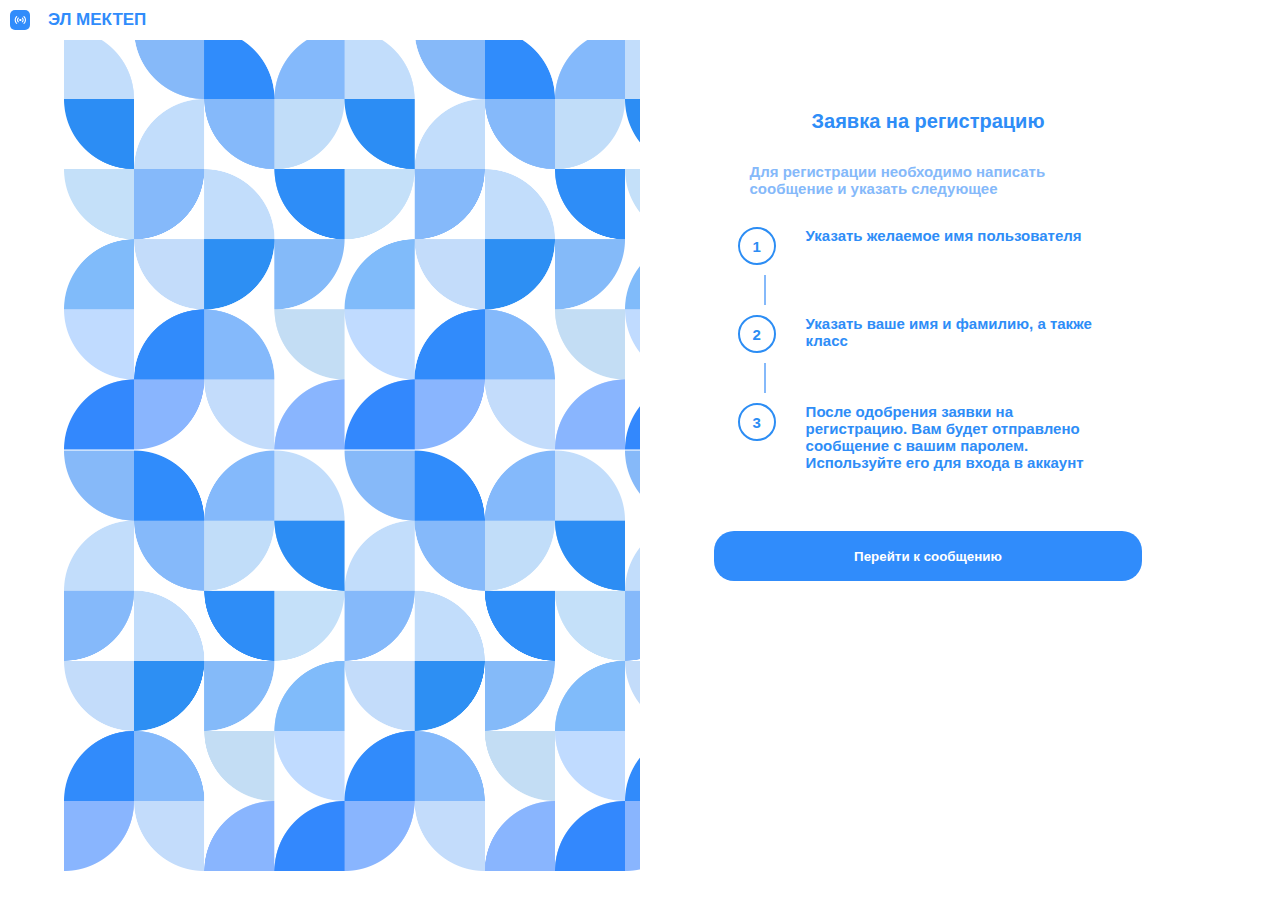
<file: registration.html>
<!DOCTYPE html>
<html lang="ru">
<head>
    <meta charset="UTF-8">
    <meta name="viewport" content="width=device-width, initial-scale=1.0">
    <link rel="shortcut icon" type="image/png" href="images/icon.png"/>
    <link rel="stylesheet" href="css/registration.css">
    <title>Эл мектеп</title>
</head>
<body>
    <div class="wrapper">
        <div class="content">
            <div class="header">
                <div class="logo_section">
                    <div class="logo_place">
                        <svg xmlns="http://www.w3.org/2000/svg" width="20" height="20" viewBox="0 0 20 20" fill="none">
                            <rect width="20" height="20" rx="5" fill="#308CFB"/>
                            <path fill-rule="evenodd" clip-rule="evenodd" d="M7.12811 6.1591C7.34941 6.37122 7.34941 6.71515 7.12811 6.92727C6.70715 7.33079 6.37322 7.80983 6.1454 8.33705C5.91758 8.86427 5.80032 9.42934 5.80032 10C5.80032 10.5707 5.91758 11.1357 6.1454 11.6629C6.37322 12.1902 6.70715 12.6692 7.12811 13.0727C7.34941 13.2849 7.34941 13.6288 7.12811 13.8409C6.90682 14.053 6.54803 14.053 6.32673 13.8409C5.80053 13.3365 5.38312 12.7377 5.09834 12.0787C4.81357 11.4197 4.66699 10.7133 4.66699 10C4.66699 9.28668 4.81357 8.58034 5.09834 7.92131C5.38312 7.26229 5.80053 6.66349 6.32673 6.15909C6.54803 5.94697 6.90682 5.94697 7.12811 6.1591ZM13.5392 6.1591C13.7605 5.94697 14.1193 5.94697 14.3406 6.15909C14.8668 6.66349 15.2842 7.26229 15.569 7.92131C15.8538 8.58034 16.0003 9.28668 16.0003 10C16.0003 10.7133 15.8538 11.4197 15.569 12.0787C15.2842 12.7377 14.8668 13.3365 14.3406 13.8409C14.1193 14.053 13.7605 14.053 13.5392 13.8409C13.3179 13.6288 13.3179 13.2849 13.5392 13.0727C13.9602 12.6692 14.2941 12.1902 14.5219 11.6629C14.7497 11.1357 14.867 10.5707 14.867 10C14.867 9.42934 14.7497 8.86427 14.5219 8.33705C14.2941 7.80983 13.9602 7.33079 13.5392 6.92727C13.3179 6.71515 13.3179 6.37122 13.5392 6.1591ZM8.73057 7.6957C8.9519 7.9078 8.95195 8.25172 8.73069 8.46388C8.30576 8.87133 8.06705 9.42387 8.06705 10C8.06705 10.5761 8.30576 11.1287 8.73069 11.5361C8.95195 11.7483 8.9519 12.0922 8.73057 12.3043C8.50924 12.5164 8.15045 12.5163 7.92919 12.3042C7.29179 11.693 6.93372 10.8642 6.93372 10C6.93372 9.1358 7.29179 8.30699 7.92919 7.69582C8.15045 7.48366 8.50924 7.48361 8.73057 7.6957ZM11.9367 7.6957C12.1581 7.48361 12.5169 7.48366 12.7381 7.69582C13.3755 8.30699 13.7336 9.1358 13.7336 10C13.7336 10.8642 13.3755 11.693 12.7381 12.3042C12.5169 12.5163 12.1581 12.5164 11.9367 12.3043C11.7154 12.0922 11.7154 11.7483 11.9366 11.5361C12.3616 11.1287 12.6003 10.5761 12.6003 10C12.6003 9.42387 12.3616 8.87133 11.9366 8.46388C11.7154 8.25172 11.7154 7.9078 11.9367 7.6957ZM9.53228 9.23182C9.74482 9.02809 10.0331 8.91363 10.3337 8.91363C10.6342 8.91363 10.9225 9.02809 11.135 9.23182C11.3476 9.43556 11.467 9.71188 11.467 10C11.467 10.2881 11.3476 10.5644 11.135 10.7682C10.9225 10.9719 10.6342 11.0864 10.3337 11.0864C10.0331 11.0864 9.74482 10.9719 9.53228 10.7682C9.31974 10.5644 9.20033 10.2881 9.20033 10C9.20033 9.71188 9.31974 9.43556 9.53228 9.23182Z" fill="white"/>
                        </svg>
                    </div>
                    <div class="logo_title">ЭЛ МЕКТЕП</div>
                </div>
            </div>
            <section class="blocks">
                <div class="block_1">
                    <img src="images/pattern.png" alt="" class="image">
                </div>
                <div class="block_2">
                    <div class="item_container">
                        <div class="title">Заявка на регистрацию</div>
                        <div class="description">Для регистрации необходимо написать сообщение и указать следующее</div>
                        <section class="items">
                            <div class="item_body">
                                <div class="circle">1</div>
                                <div class="item_text">Указать желаемое имя пользователя</div>
                            </div>
                            <div class="line_container">
                                <div class="line"></div>
                            </div>
                            <div class="item_body">
                                <div class="circle">2</div>
                                <div class="item_text">Указать ваше имя и фамилию, а также класс</div>
                            </div>
                            <div class="line_container">
                                <div class="line"></div>
                            </div>
                            <div class="item_body">
                                <div class="circle">3</div>
                                <div class="item_text">После одобрения заявки на регистрацию. Вам будет отправлено сообщение с вашим паролем. Используйте его для входа в аккаунт</div>
                            </div>
                        </section>
                        <section class="content_container">
                            <button class="button fill" id="send">Перейти к сообщению</button>
                        </section>
                    </div>
                </div>
            </section>

        </div>
    </div>
    <script src="js/registration.js"></script>
</body>
</html>
</file>
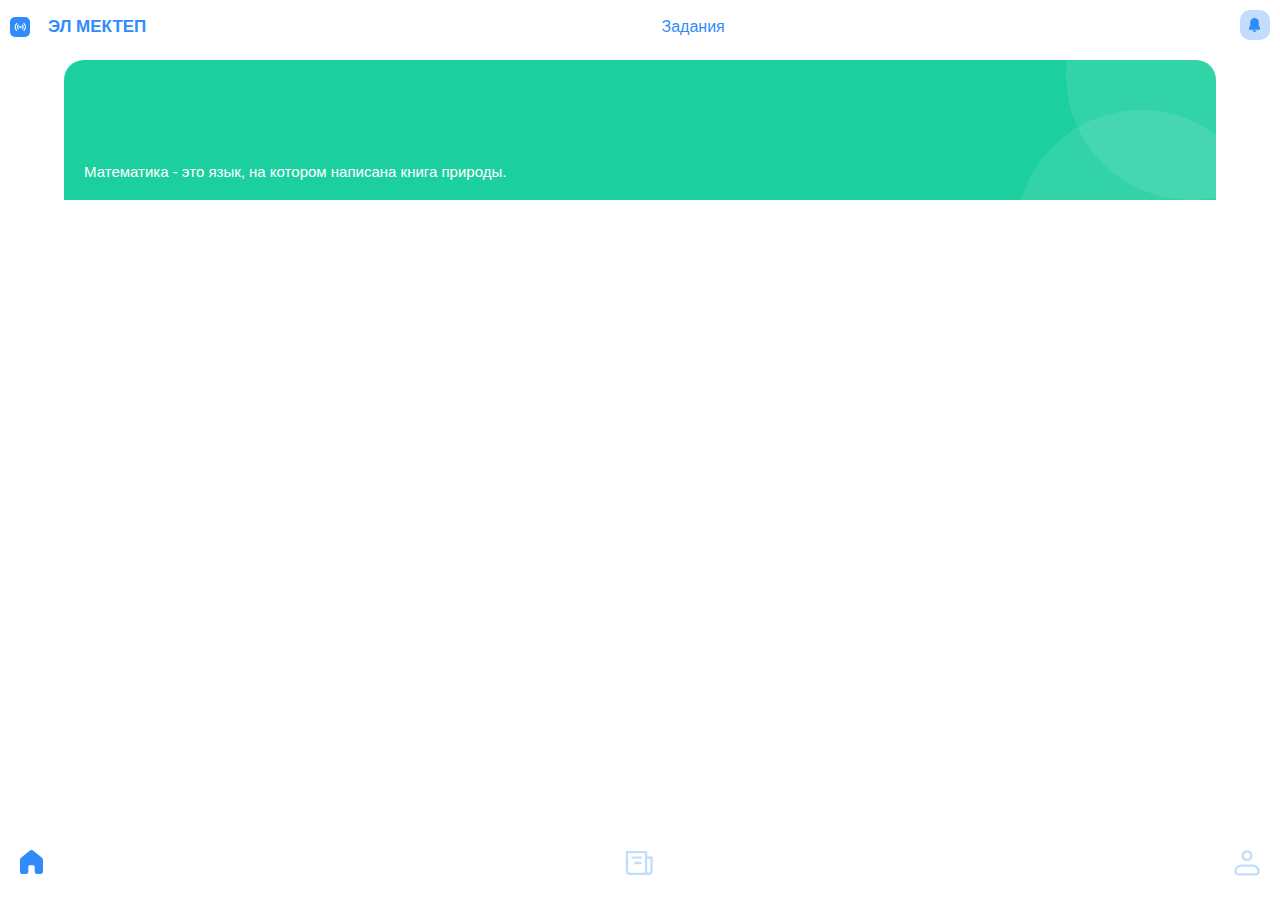
<file: task.html>
<!DOCTYPE html>
<html lang="ru">
<head>
    <meta charset="UTF-8">
    <meta name="viewport" content="width=device-width, initial-scale=1.0">
    <link rel="shortcut icon" type="image/png" href="images/icon.png"/>
    <link rel="stylesheet" href="css/task.css">
    <title>Эл мектеп</title>
</head>
<body>
    <div class="wrapper">
        <div class="content">
            <div class="header">
                <div class="logo_section">
                    <div class="logo_place">
                        <svg xmlns="http://www.w3.org/2000/svg" width="20" height="20" viewBox="0 0 20 20" fill="none">
                            <rect width="20" height="20" rx="5" fill="#308CFB"/>
                            <path fill-rule="evenodd" clip-rule="evenodd" d="M7.12811 6.1591C7.34941 6.37122 7.34941 6.71515 7.12811 6.92727C6.70715 7.33079 6.37322 7.80983 6.1454 8.33705C5.91758 8.86427 5.80032 9.42934 5.80032 10C5.80032 10.5707 5.91758 11.1357 6.1454 11.6629C6.37322 12.1902 6.70715 12.6692 7.12811 13.0727C7.34941 13.2849 7.34941 13.6288 7.12811 13.8409C6.90682 14.053 6.54803 14.053 6.32673 13.8409C5.80053 13.3365 5.38312 12.7377 5.09834 12.0787C4.81357 11.4197 4.66699 10.7133 4.66699 10C4.66699 9.28668 4.81357 8.58034 5.09834 7.92131C5.38312 7.26229 5.80053 6.66349 6.32673 6.15909C6.54803 5.94697 6.90682 5.94697 7.12811 6.1591ZM13.5392 6.1591C13.7605 5.94697 14.1193 5.94697 14.3406 6.15909C14.8668 6.66349 15.2842 7.26229 15.569 7.92131C15.8538 8.58034 16.0003 9.28668 16.0003 10C16.0003 10.7133 15.8538 11.4197 15.569 12.0787C15.2842 12.7377 14.8668 13.3365 14.3406 13.8409C14.1193 14.053 13.7605 14.053 13.5392 13.8409C13.3179 13.6288 13.3179 13.2849 13.5392 13.0727C13.9602 12.6692 14.2941 12.1902 14.5219 11.6629C14.7497 11.1357 14.867 10.5707 14.867 10C14.867 9.42934 14.7497 8.86427 14.5219 8.33705C14.2941 7.80983 13.9602 7.33079 13.5392 6.92727C13.3179 6.71515 13.3179 6.37122 13.5392 6.1591ZM8.73057 7.6957C8.9519 7.9078 8.95195 8.25172 8.73069 8.46388C8.30576 8.87133 8.06705 9.42387 8.06705 10C8.06705 10.5761 8.30576 11.1287 8.73069 11.5361C8.95195 11.7483 8.9519 12.0922 8.73057 12.3043C8.50924 12.5164 8.15045 12.5163 7.92919 12.3042C7.29179 11.693 6.93372 10.8642 6.93372 10C6.93372 9.1358 7.29179 8.30699 7.92919 7.69582C8.15045 7.48366 8.50924 7.48361 8.73057 7.6957ZM11.9367 7.6957C12.1581 7.48361 12.5169 7.48366 12.7381 7.69582C13.3755 8.30699 13.7336 9.1358 13.7336 10C13.7336 10.8642 13.3755 11.693 12.7381 12.3042C12.5169 12.5163 12.1581 12.5164 11.9367 12.3043C11.7154 12.0922 11.7154 11.7483 11.9366 11.5361C12.3616 11.1287 12.6003 10.5761 12.6003 10C12.6003 9.42387 12.3616 8.87133 11.9366 8.46388C11.7154 8.25172 11.7154 7.9078 11.9367 7.6957ZM9.53228 9.23182C9.74482 9.02809 10.0331 8.91363 10.3337 8.91363C10.6342 8.91363 10.9225 9.02809 11.135 9.23182C11.3476 9.43556 11.467 9.71188 11.467 10C11.467 10.2881 11.3476 10.5644 11.135 10.7682C10.9225 10.9719 10.6342 11.0864 10.3337 11.0864C10.0331 11.0864 9.74482 10.9719 9.53228 10.7682C9.31974 10.5644 9.20033 10.2881 9.20033 10C9.20033 9.71188 9.31974 9.43556 9.53228 9.23182Z" fill="white"/>
                        </svg>
                    </div>
                    <div class="logo_title">ЭЛ МЕКТЕП</div>
                </div>
                <div class="page_name">Задания</div>
                <a class="notification" href="notifications.html" id="notification">
                    <svg xmlns="http://www.w3.org/2000/svg" width="30" height="30" viewBox="0 0 30 30" fill="none">
                        <rect width="30" height="30" rx="10" fill="#C3DCFB"/>
                        <path d="M12.4497 20.3732C12.5817 20.8434 12.8525 21.2556 13.2219 21.5486C13.5913 21.8417 14.0395 22 14.5 22C14.9605 22 15.4087 21.8417 15.7781 21.5486C16.1475 21.2556 16.4183 20.8434 16.5503 20.3732H12.4497ZM9 19.722H20V17.7683L18.7778 15.8147V12.5586C18.7778 11.9599 18.6671 11.3671 18.4522 10.8141C18.2372 10.261 17.9221 9.75847 17.5248 9.33517C17.1276 8.91187 16.656 8.57609 16.137 8.347C15.618 8.11791 15.0618 8 14.5 8C13.9382 8 13.382 8.11791 12.863 8.347C12.344 8.57609 11.8724 8.91187 11.4752 9.33517C11.0779 9.75847 10.7628 10.261 10.5478 10.8141C10.3329 11.3671 10.2222 11.9599 10.2222 12.5586V15.8147L9 17.7683V19.722Z" fill="#318BFB"/>
                    </svg>
                </a>
            </div>
            <div class="item_container">
                <div class="lesson_body" id="body">
                    <div class="lesson_title" id="page_title">Алгебра</div>
                    <div class="lesson_description" id="page_text">Математика - это язык, на котором написана книга природы.</div>
                </div>
                <section class="task_container" id="container">
                    <!-- <div class="news_content">
                        <div class="news_info">
                            <div class="news_data" id="data">25 октября</div>
                            <div class="news_text" id="text">Выходной день, обфоофрвор</div>
                        </div>
                    </div> -->
                </section>
            </div>
            <div class="footer">
                <a href="account.html" class="element">
                    <svg xmlns="http://www.w3.org/2000/svg" width="23" height="24" viewBox="0 0 23 24" fill="none">
                        <path d="M13.3528 0.668903C12.8343 0.23692 12.1781 0 11.5 0C10.8219 0 10.1657 0.23692 9.64722 0.668903L1.02222 7.86276C0.702087 8.12949 0.444742 8.46212 0.268177 8.8374C0.0916115 9.21268 8.65423e-05 9.62156 0 10.0354V21.7894C0 23.0097 1.00178 24 2.23611 24H6.06944C6.6625 24 7.23126 23.7671 7.65061 23.3525C8.06997 22.938 8.30556 22.3757 8.30556 21.7894V16.7329C8.30556 15.8739 8.99811 15.1766 9.86061 15.1539H13.1394C13.5556 15.1648 13.9512 15.3359 14.2416 15.6308C14.5321 15.9258 14.6946 16.3212 14.6944 16.7329V21.7894C14.6944 23.0097 15.6962 24 16.9306 24H20.7639C21.3569 24 21.9257 23.7671 22.3451 23.3525C22.7644 22.938 23 22.3757 23 21.7894V10.0342C22.9999 9.6203 22.9084 9.21142 22.7318 8.83614C22.5553 8.46086 22.2979 8.12823 21.9778 7.8615L13.3528 0.668903Z" fill="#318BFB"/>
                    </svg>
                </a>
                <a href="news.html" class="element">
                    <svg xmlns="http://www.w3.org/2000/svg" width="28" height="26" viewBox="0 0 28 26" fill="none">
                        <path fill-rule="evenodd" clip-rule="evenodd" d="M1.97412 0.932251C1.3381 0.932251 0.82251 1.44785 0.82251 2.08386V21.1921C0.82251 22.2215 1.23144 23.2087 1.95933 23.9366C2.68723 24.6645 3.67447 25.0735 4.70387 25.0735H23.8121C24.8415 25.0735 25.8288 24.6645 26.5567 23.9366C27.2845 23.2087 27.6935 22.2215 27.6935 21.1921V7.54336C27.6935 6.90734 27.1779 6.39175 26.5419 6.39175H22.234V2.08386C22.234 1.44785 21.7184 0.932251 21.0824 0.932251H1.97412ZM22.234 8.69497H25.3903V21.1921C25.3903 21.6107 25.224 22.0121 24.928 22.308C24.6321 22.604 24.2307 22.7702 23.8121 22.7702C23.3936 22.7702 22.9922 22.604 22.6962 22.308C22.4002 22.0121 22.234 21.6107 22.234 21.1921V8.69497ZM20.2661 22.7702C20.0471 22.2782 19.9308 21.7411 19.9308 21.1921V7.54336V3.23548H3.12574V21.1921C3.12574 21.6107 3.292 22.0121 3.58796 22.308C3.88392 22.604 4.28532 22.7702 4.70387 22.7702H20.2661ZM7.43362 6.39175C6.7976 6.39175 6.28201 6.90734 6.28201 7.54336C6.28201 8.17938 6.7976 8.69497 7.43362 8.69497H15.6229C16.2589 8.69497 16.7745 8.17938 16.7745 7.54336C16.7745 6.90734 16.2589 6.39175 15.6229 6.39175H7.43362ZM10.1634 11.8512C9.52735 11.8512 9.01176 12.3668 9.01176 13.0029C9.01176 13.6389 9.52735 14.1545 10.1634 14.1545H15.6229C16.2589 14.1545 16.7745 13.6389 16.7745 13.0029C16.7745 12.3668 16.2589 11.8512 15.6229 11.8512H10.1634Z" fill="#C2DDFB"/>
                    </svg>
                </a>
                <a  href="profile.html" class="element">
                    <svg xmlns="http://www.w3.org/2000/svg" width="26" height="26" viewBox="0 0 26 26" fill="none">
                        <path fill-rule="evenodd" clip-rule="evenodd" d="M9.8523 5.63465C9.8523 3.8856 11.2702 2.46772 13.0192 2.46772C14.7683 2.46772 16.1862 3.8856 16.1862 5.63465C16.1862 7.3837 14.7683 8.80159 13.0192 8.80159C11.2702 8.80159 9.8523 7.3837 9.8523 5.63465ZM13.0192 0.16449C9.99815 0.16449 7.54907 2.61356 7.54907 5.63465C7.54907 8.65574 9.99815 11.1048 13.0192 11.1048C16.0403 11.1048 18.4894 8.65574 18.4894 5.63465C18.4894 2.61356 16.0403 0.16449 13.0192 0.16449ZM4.00399 18.2121C4.86786 17.3482 6.03953 16.8629 7.26124 16.8629H18.7774C19.9991 16.8629 21.1707 17.3482 22.0346 18.2121C22.8985 19.0759 23.3838 20.2476 23.3838 21.4693C23.3838 21.9274 23.2018 22.3668 22.8779 22.6908C22.5539 23.0147 22.1145 23.1967 21.6564 23.1967H4.38221C3.92407 23.1967 3.48469 23.0147 3.16074 22.6908C2.83678 22.3668 2.65479 21.9274 2.65479 21.4693C2.65479 20.2476 3.14011 19.0759 4.00399 18.2121ZM7.26124 14.5596C5.42868 14.5596 3.67118 15.2876 2.37536 16.5834C1.07954 17.8792 0.351562 19.6367 0.351562 21.4693C0.351562 22.5383 0.776218 23.5635 1.53211 24.3194C2.288 25.0753 3.31321 25.5 4.38221 25.5H21.6564C22.7254 25.5 23.7506 25.0753 24.5065 24.3194C25.2624 23.5635 25.687 22.5383 25.687 21.4693C25.687 19.6367 24.9591 17.8792 23.6632 16.5834C22.3674 15.2876 20.6099 14.5596 18.7774 14.5596H7.26124Z" fill="#C2DDFB"/>
                    </svg>
                </a>
            </div>
        </div>
    </div>
    <script src="js/task.js"></script>
</body>
</html>
</file>
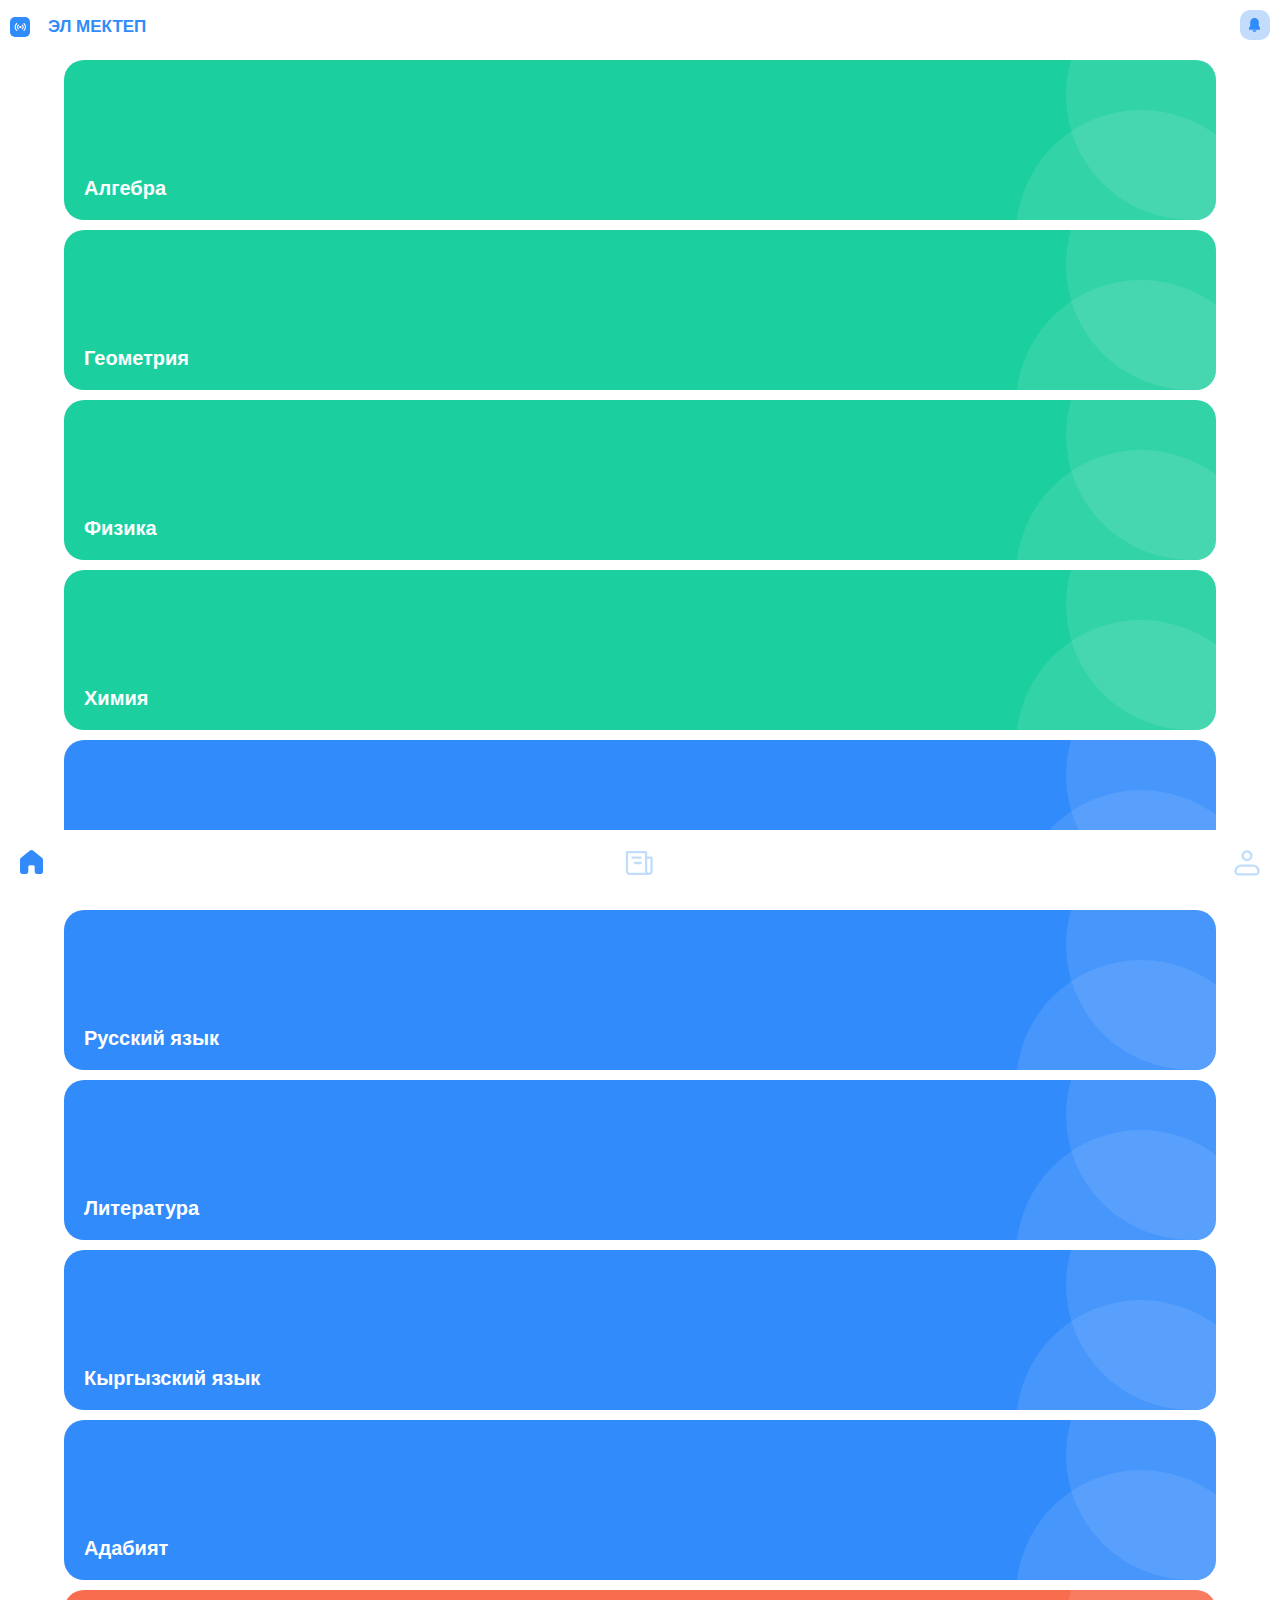
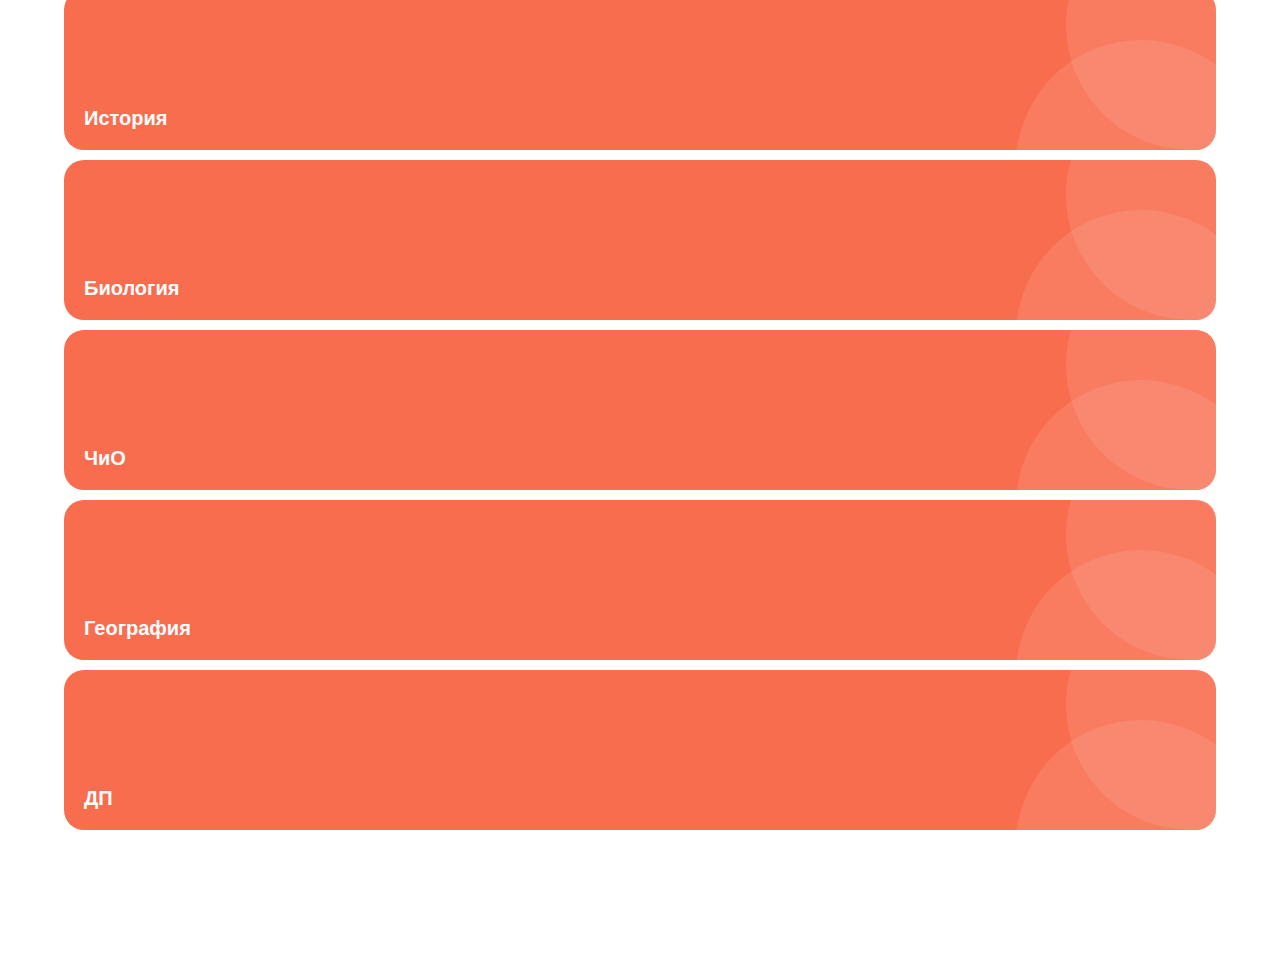
<file: task_menu.html>
<!DOCTYPE html>
<html lang="ru">
<head>
    <meta charset="UTF-8">
    <meta name="viewport" content="width=device-width, initial-scale=1.0">
    <link rel="shortcut icon" type="image/png" href="images/icon.png"/>
    <link rel="stylesheet" href="css/task_menu.css">
    <title>Эл мектеп</title>
</head>
<body>
    <div class="wrapper">
        <div class="content">
            <div class="header">
                <div class="logo_section">
                    <div class="logo_place">
                        <svg xmlns="http://www.w3.org/2000/svg" width="20" height="20" viewBox="0 0 20 20" fill="none">
                            <rect width="20" height="20" rx="5" fill="#308CFB"/>
                            <path fill-rule="evenodd" clip-rule="evenodd" d="M7.12811 6.1591C7.34941 6.37122 7.34941 6.71515 7.12811 6.92727C6.70715 7.33079 6.37322 7.80983 6.1454 8.33705C5.91758 8.86427 5.80032 9.42934 5.80032 10C5.80032 10.5707 5.91758 11.1357 6.1454 11.6629C6.37322 12.1902 6.70715 12.6692 7.12811 13.0727C7.34941 13.2849 7.34941 13.6288 7.12811 13.8409C6.90682 14.053 6.54803 14.053 6.32673 13.8409C5.80053 13.3365 5.38312 12.7377 5.09834 12.0787C4.81357 11.4197 4.66699 10.7133 4.66699 10C4.66699 9.28668 4.81357 8.58034 5.09834 7.92131C5.38312 7.26229 5.80053 6.66349 6.32673 6.15909C6.54803 5.94697 6.90682 5.94697 7.12811 6.1591ZM13.5392 6.1591C13.7605 5.94697 14.1193 5.94697 14.3406 6.15909C14.8668 6.66349 15.2842 7.26229 15.569 7.92131C15.8538 8.58034 16.0003 9.28668 16.0003 10C16.0003 10.7133 15.8538 11.4197 15.569 12.0787C15.2842 12.7377 14.8668 13.3365 14.3406 13.8409C14.1193 14.053 13.7605 14.053 13.5392 13.8409C13.3179 13.6288 13.3179 13.2849 13.5392 13.0727C13.9602 12.6692 14.2941 12.1902 14.5219 11.6629C14.7497 11.1357 14.867 10.5707 14.867 10C14.867 9.42934 14.7497 8.86427 14.5219 8.33705C14.2941 7.80983 13.9602 7.33079 13.5392 6.92727C13.3179 6.71515 13.3179 6.37122 13.5392 6.1591ZM8.73057 7.6957C8.9519 7.9078 8.95195 8.25172 8.73069 8.46388C8.30576 8.87133 8.06705 9.42387 8.06705 10C8.06705 10.5761 8.30576 11.1287 8.73069 11.5361C8.95195 11.7483 8.9519 12.0922 8.73057 12.3043C8.50924 12.5164 8.15045 12.5163 7.92919 12.3042C7.29179 11.693 6.93372 10.8642 6.93372 10C6.93372 9.1358 7.29179 8.30699 7.92919 7.69582C8.15045 7.48366 8.50924 7.48361 8.73057 7.6957ZM11.9367 7.6957C12.1581 7.48361 12.5169 7.48366 12.7381 7.69582C13.3755 8.30699 13.7336 9.1358 13.7336 10C13.7336 10.8642 13.3755 11.693 12.7381 12.3042C12.5169 12.5163 12.1581 12.5164 11.9367 12.3043C11.7154 12.0922 11.7154 11.7483 11.9366 11.5361C12.3616 11.1287 12.6003 10.5761 12.6003 10C12.6003 9.42387 12.3616 8.87133 11.9366 8.46388C11.7154 8.25172 11.7154 7.9078 11.9367 7.6957ZM9.53228 9.23182C9.74482 9.02809 10.0331 8.91363 10.3337 8.91363C10.6342 8.91363 10.9225 9.02809 11.135 9.23182C11.3476 9.43556 11.467 9.71188 11.467 10C11.467 10.2881 11.3476 10.5644 11.135 10.7682C10.9225 10.9719 10.6342 11.0864 10.3337 11.0864C10.0331 11.0864 9.74482 10.9719 9.53228 10.7682C9.31974 10.5644 9.20033 10.2881 9.20033 10C9.20033 9.71188 9.31974 9.43556 9.53228 9.23182Z" fill="white"/>
                        </svg>
                    </div>
                    <div class="logo_title">ЭЛ МЕКТЕП</div>
                </div>
                <div class="notification">
                    <svg xmlns="http://www.w3.org/2000/svg" width="30" height="30" viewBox="0 0 30 30" fill="none">
                        <rect width="30" height="30" rx="10" fill="#C3DCFB"/>
                        <path d="M12.4497 20.3732C12.5817 20.8434 12.8525 21.2556 13.2219 21.5486C13.5913 21.8417 14.0395 22 14.5 22C14.9605 22 15.4087 21.8417 15.7781 21.5486C16.1475 21.2556 16.4183 20.8434 16.5503 20.3732H12.4497ZM9 19.722H20V17.7683L18.7778 15.8147V12.5586C18.7778 11.9599 18.6671 11.3671 18.4522 10.8141C18.2372 10.261 17.9221 9.75847 17.5248 9.33517C17.1276 8.91187 16.656 8.57609 16.137 8.347C15.618 8.11791 15.0618 8 14.5 8C13.9382 8 13.382 8.11791 12.863 8.347C12.344 8.57609 11.8724 8.91187 11.4752 9.33517C11.0779 9.75847 10.7628 10.261 10.5478 10.8141C10.3329 11.3671 10.2222 11.9599 10.2222 12.5586V15.8147L9 17.7683V19.722Z" fill="#318BFB"/>
                    </svg>
                </div>
            </div>
            <div class="item_container">
                <div class="task_container" id="container">
                    <!-- <div class="task_body">
                        <div class="task_title">Алгебра</div>
                        <div class="task_text">Прив!</div>
                    </div>
                    <div class="task_body">
                        <div class="task_title">Алгебра</div>
                        <div class="task_text">Прив!</div>
                    </div> -->
                </div>
            </div>
            <div class="footer">
                <a href="account.html" class="element">
                    <svg xmlns="http://www.w3.org/2000/svg" width="23" height="24" viewBox="0 0 23 24" fill="none">
                        <path d="M13.3528 0.668903C12.8343 0.23692 12.1781 0 11.5 0C10.8219 0 10.1657 0.23692 9.64722 0.668903L1.02222 7.86276C0.702087 8.12949 0.444742 8.46212 0.268177 8.8374C0.0916115 9.21268 8.65423e-05 9.62156 0 10.0354V21.7894C0 23.0097 1.00178 24 2.23611 24H6.06944C6.6625 24 7.23126 23.7671 7.65061 23.3525C8.06997 22.938 8.30556 22.3757 8.30556 21.7894V16.7329C8.30556 15.8739 8.99811 15.1766 9.86061 15.1539H13.1394C13.5556 15.1648 13.9512 15.3359 14.2416 15.6308C14.5321 15.9258 14.6946 16.3212 14.6944 16.7329V21.7894C14.6944 23.0097 15.6962 24 16.9306 24H20.7639C21.3569 24 21.9257 23.7671 22.3451 23.3525C22.7644 22.938 23 22.3757 23 21.7894V10.0342C22.9999 9.6203 22.9084 9.21142 22.7318 8.83614C22.5553 8.46086 22.2979 8.12823 21.9778 7.8615L13.3528 0.668903Z" fill="#318BFB"/>
                    </svg>
                </a>
                <a href="news.html" class="element">
                    <svg xmlns="http://www.w3.org/2000/svg" width="28" height="26" viewBox="0 0 28 26" fill="none">
                        <path fill-rule="evenodd" clip-rule="evenodd" d="M1.97412 0.932251C1.3381 0.932251 0.82251 1.44785 0.82251 2.08386V21.1921C0.82251 22.2215 1.23144 23.2087 1.95933 23.9366C2.68723 24.6645 3.67447 25.0735 4.70387 25.0735H23.8121C24.8415 25.0735 25.8288 24.6645 26.5567 23.9366C27.2845 23.2087 27.6935 22.2215 27.6935 21.1921V7.54336C27.6935 6.90734 27.1779 6.39175 26.5419 6.39175H22.234V2.08386C22.234 1.44785 21.7184 0.932251 21.0824 0.932251H1.97412ZM22.234 8.69497H25.3903V21.1921C25.3903 21.6107 25.224 22.0121 24.928 22.308C24.6321 22.604 24.2307 22.7702 23.8121 22.7702C23.3936 22.7702 22.9922 22.604 22.6962 22.308C22.4002 22.0121 22.234 21.6107 22.234 21.1921V8.69497ZM20.2661 22.7702C20.0471 22.2782 19.9308 21.7411 19.9308 21.1921V7.54336V3.23548H3.12574V21.1921C3.12574 21.6107 3.292 22.0121 3.58796 22.308C3.88392 22.604 4.28532 22.7702 4.70387 22.7702H20.2661ZM7.43362 6.39175C6.7976 6.39175 6.28201 6.90734 6.28201 7.54336C6.28201 8.17938 6.7976 8.69497 7.43362 8.69497H15.6229C16.2589 8.69497 16.7745 8.17938 16.7745 7.54336C16.7745 6.90734 16.2589 6.39175 15.6229 6.39175H7.43362ZM10.1634 11.8512C9.52735 11.8512 9.01176 12.3668 9.01176 13.0029C9.01176 13.6389 9.52735 14.1545 10.1634 14.1545H15.6229C16.2589 14.1545 16.7745 13.6389 16.7745 13.0029C16.7745 12.3668 16.2589 11.8512 15.6229 11.8512H10.1634Z" fill="#C2DDFB"/>
                    </svg>
                </a>
                <a  href="profile.html" class="element">
                    <svg xmlns="http://www.w3.org/2000/svg" width="26" height="26" viewBox="0 0 26 26" fill="none">
                        <path fill-rule="evenodd" clip-rule="evenodd" d="M9.8523 5.63465C9.8523 3.8856 11.2702 2.46772 13.0192 2.46772C14.7683 2.46772 16.1862 3.8856 16.1862 5.63465C16.1862 7.3837 14.7683 8.80159 13.0192 8.80159C11.2702 8.80159 9.8523 7.3837 9.8523 5.63465ZM13.0192 0.16449C9.99815 0.16449 7.54907 2.61356 7.54907 5.63465C7.54907 8.65574 9.99815 11.1048 13.0192 11.1048C16.0403 11.1048 18.4894 8.65574 18.4894 5.63465C18.4894 2.61356 16.0403 0.16449 13.0192 0.16449ZM4.00399 18.2121C4.86786 17.3482 6.03953 16.8629 7.26124 16.8629H18.7774C19.9991 16.8629 21.1707 17.3482 22.0346 18.2121C22.8985 19.0759 23.3838 20.2476 23.3838 21.4693C23.3838 21.9274 23.2018 22.3668 22.8779 22.6908C22.5539 23.0147 22.1145 23.1967 21.6564 23.1967H4.38221C3.92407 23.1967 3.48469 23.0147 3.16074 22.6908C2.83678 22.3668 2.65479 21.9274 2.65479 21.4693C2.65479 20.2476 3.14011 19.0759 4.00399 18.2121ZM7.26124 14.5596C5.42868 14.5596 3.67118 15.2876 2.37536 16.5834C1.07954 17.8792 0.351562 19.6367 0.351562 21.4693C0.351562 22.5383 0.776218 23.5635 1.53211 24.3194C2.288 25.0753 3.31321 25.5 4.38221 25.5H21.6564C22.7254 25.5 23.7506 25.0753 24.5065 24.3194C25.2624 23.5635 25.687 22.5383 25.687 21.4693C25.687 19.6367 24.9591 17.8792 23.6632 16.5834C22.3674 15.2876 20.6099 14.5596 18.7774 14.5596H7.26124Z" fill="#C2DDFB"/>
                    </svg>
                </a>
            </div>
        </div>
    </div>
    <script src="js/task_item.js"></script>
</body>
</html>
</file>
<file: css/index.css>
@import url('https://fonts.googleapis.com/css2?family=Noto+Sans:wght@400;500;600&display=swap');
*{
    font-family: 'Noto-Sans', sans-serif;
    font-weight: bold;
}
body{
    margin: 0;
    padding: 0;
    background-color: #fff;
}
.wrapper{
    position: absolute;
    top:0;
    left: 0;
    width: 100%;
    height: 100%;
    align-items: center;
    justify-content: center;
}
.content{
    height: 100%;
    width: 100%;
    display: flex;
    flex-direction: column;
    align-items: center;
    justify-content: flex-start;
}
.header{
    position: fixed;
    display: flex;
    width: calc(100% - 20px);
    padding: 10px;
    flex-direction: row;
    align-items: center;
    justify-content: space-between;
    background: #fff;
    z-index: 2;
}
.logo_section{
    display: flex;
    flex-direction: row;
    align-items: center;
    color: #308CFB;
    gap: 2vh;
}
.logo_place{
    display: flex;
    align-items: center;
    max-width: 20%;
    max-height: 20%;
}
.logo_place svg{
    min-width: 100%;
    min-height: 100%;
}
.logo_title{
    font-size:17px;
}
.page_name{
    display: flex;
    color: #318BFB;
    font-weight: 500;
}
/* стиль страницы */
.blocks{
    display: flex;
    flex-direction: column;
    align-items: center;
    justify-content: flex-start;
    width: 100%;
    height: 100%;
}
.block_1{
    display: flex;
    width: 100%;
    height: 70%;
    overflow: hidden;
}
.block_1 img{
    max-width: 200%;
    margin-left: 21%;
}
.block_2{
    display: flex;
    width: 100%;
    height: 30%;
    background: #fff;
}
@media (min-width: 700px){
    .blocks{
        flex-direction: row;
    }
    .block_1{
        width: 50%;
        height: 100%;
    }
    .block_1 img{
        max-width: 200%;
        padding: 5% 0;
        margin-left: 0;
    }
    .block_2{
        width: 50%;
        height: 100%;
    }
}
.button_container{
    display: flex;
    width: 100%;
    align-items: center;
    justify-content: center;
    flex-direction: column;
    gap:10px;
    padding: 0 10%;
}
.button{
    width: 100%;
    height: 50px;
    border: none;
    border-radius: 20px;
    background: #308CFB;
    color: #fff;
}
.fill{
    background: #308CFB;
    color: #fff;
}
.stroke{
    background: #fff;
    color: #308CFB;
    border: solid 1px #308CFB;
}
</file>
<file: css/files.css>
@import url('https://fonts.googleapis.com/css2?family=Noto+Sans:wght@400;500;600&display=swap');
*{
    font-family: 'Noto-Sans', sans-serif;
    font-weight: bold;
}
body{
    margin: 0;
    padding: 0;
    background-color: #fff;
}
.wrapper{
    position: absolute;
    top:0;
    left: 0;
    width: 100%;
    height: 100%;
    align-items: center;
    justify-content: center;
}
.content{
    height: 100%;
    margin: 0 5%;
    display: flex;
    flex-direction: column;
    align-items: center;
    justify-content: flex-start;
}
.header{
    position: fixed;
    display: flex;
    width: calc(100% - 20px);
    padding: 10px;
    flex-direction: row;
    align-items: center;
    justify-content: space-between;
    background: #fff;
    z-index: 2;
}
.logo_section{
    display: flex;
    flex-direction: row;
    align-items: center;
    color: #308CFB;
    gap: 2vh;
}
.logo_place{
    display: flex;
    align-items: center;
    max-width: 20%;
    max-height: 20%;
}
.logo_place svg{
    min-width: 100%;
    min-height: 100%;
}
.logo_title{
    font-size:17px;
}
.page_name{
    display: flex;
    color: #318BFB;
    font-weight: 500;
}
.footer{
    position: fixed;
    display: flex;
    left: 0;
    bottom: 0;
    justify-content: space-between;
    width: calc(100% - 40px);
    padding: 20px;
    background: #fff;
}
.element{
    max-width: 30px;
    max-height: 30px;
}
.element svg{
    min-width: 100%;
}

.item_container{
    display: flex;
    flex-direction: column;
    width: 100%;
    margin-top: 60px;
    align-items: center;
    justify-content: center;
    gap: 20px;
    padding-bottom: 150px;
}
.lesson_body{
    position: relative;
    display: flex;
    width: calc(100% - 40px);
    height: 100px;
    padding: 20px;
    flex-direction: column;
    justify-content: flex-end;
    border-radius: 20px 20px 0 0;
    background: #2C8DF4;
    overflow: hidden;
    gap:10px
}
.lesson_body::before,
.lesson_body::after {
  content: "";
  position: absolute;
  background: #fff; 
  border-radius: 50%; 
  opacity: 0.1;
}

.lesson_body::before {
  width: 250px;
  height: 250px;
  top: 50px;
  right: -50px;
}

.lesson_body::after {
    width: 250px;
    height: 250px;
    bottom: 0;
    right: -100px;
}
.lesson_title{
    color: #fff;
    font-size: 20px;
    font-weight: 600;
}
.lesson_description{
    color: #fff;
    font-size: 15px;
    font-weight: 500;
}
.task_container{
    display: flex;
    flex-direction: column;
    justify-content: flex-start;
    align-items: center;
    width: 100%;
    gap:5px;
}
.file_container{
    display: flex;
    padding:5px 20px;
    align-items: center;
    align-self: stretch;
    justify-content: space-between;
    /* background: rgba(255, 0, 61, 0.60); */
    /* background: rgba(30, 30, 47, 0.70); */
}
.file_name{
    color: #FFF;
    font-size: 15px;
    font-style: normal;
    font-weight: 600;
    line-height: normal;
}
.button_container{
    display: flex;
    flex-direction: column;
    width: 32px;
    height: 32px;
    padding: 5px;
    justify-content: center;
    align-items: center;
    border-radius: 50%;
    background: rgba(255, 255, 255, 0.10);
}
.task_date{
    align-items: flex-start;
    color: #2C8DF4;
    font-size: 13px;
    font-weight: 600;
}
.task_text{
    color: #2C8DF4;
    font-size: 15px;
    font-weight: 600;
}
/* элементы меню */
.category_name{
    display: flex;
    width: 90%;
    justify-content: flex-start;
    color: #2E8DF7;
}
.main_green{
    background: #1CCF9F;
}
.main_blue{
    background: #318BFB;
}
.main_red{
    background: #F96D4F;
}
.main_yellow{
    background: #FCAD2C;
}
.green{
    background: rgba(28, 207, 159, 0.70);
}
.blue{
    background: rgba(49, 139, 251, 0.70);
}
.red{
    background: rgba(249, 109, 79, 0.70);
}
.yellow{
    background: rgba(252, 173, 44, 0.70);
}

.news_content{
    display: flex;
    padding: 20px;
    align-items: flex-start;
    justify-content: flex-start;
    align-self: stretch;
    gap: 10px;
    border-radius: 10px;
    cursor: pointer;
    /* background: rgba(48, 140, 251, 0.70); */
}
.news_info{
    display: flex;
    flex-direction: column;
    justify-content: center;
    align-items: flex-start;
    gap: 4px;
}
.news_data{
    color: #fff;
    font-size: 13px;
    font-style: normal;
    font-weight: 600;
    line-height: normal;
}
.news_text{
    color: #fff;
    font-size: 15px;
    font-style: normal;
    font-weight: 500;
    line-height: normal;
}
</file>
<file: css/news.css>
@import url('https://fonts.googleapis.com/css2?family=Noto+Sans:wght@400;500;600&display=swap');
*{
    font-family: 'Noto-Sans', sans-serif;
    font-weight: bold;
}
body{
    margin: 0;
    padding: 0;
    background-color: #fff;
}
.wrapper{
    position: absolute;
    top:0;
    left: 0;
    width: 100%;
    height: 100%;
    align-items: center;
    justify-content: center;
}
.content{
    height: 100%;
    margin: 0 5%;
    display: flex;
    flex-direction: column;
    align-items: center;
    justify-content: flex-start;
}
.header{
    position: fixed;
    display: flex;
    width: calc(100% - 20px);
    padding: 10px;
    flex-direction: row;
    align-items: center;
    justify-content: space-between;
    background: #fff;
    z-index: 2;
}
.logo_section{
    display: flex;
    flex-direction: row;
    align-items: center;
    color: #308CFB;
    gap: 2vh;
}
.logo_place{
    display: flex;
    align-items: center;
    max-width: 20%;
    max-height: 20%;
}
.logo_place svg{
    min-width: 100%;
    min-height: 100%;
}
.logo_title{
    font-size:17px;
}
.page_name{
    display: flex;
    color: #318BFB;
    font-weight: 500;
}
.footer{
    position: fixed;
    display: flex;
    left: 0;
    bottom: 0;
    justify-content: space-between;
    width: calc(100% - 40px);
    padding: 20px;
    background: #fff;
}
.element{
    max-width: 30px;
    max-height: 30px;
}
.element svg{
    min-width: 100%;
}

.item_container{
    display: flex;
    flex-direction: column;
    width: 100%;
    margin-top: 60px;
    align-items: center;
    justify-content: center;
    gap: 20px;
    padding-bottom: 150px;
}
.user_name{
    display: flex;
    flex-direction: column;
    width: 95%;
    align-items: flex-start;
}
.greeting{
    color: #C3DDF4;
    font-size: 15px;
    font-weight: 600;
}
.name{
    color: #2E8DF7;
    font-size: 15px;
    font-weight: 600;
}
.current_data{
    display: flex;
    width: 95%;
    color: #2C8DF4;
    font-size: 13px;
    font-weight: 600;
}
/* Секция новостей */

/* элементы меню */
.category_name{
    display: flex;
    width: 90%;
    justify-content: flex-start;
    color: #2E8DF7;
}
.green{
    color: #1CCF9F;
    background: rgba(28, 207, 159, 0.20);
}
.blue{
    color: #318BFB;
    background: rgba(49, 139, 251, 0.20);
}
.red{
    color: #F96D4F;
    background: rgba(249, 109, 79, 0.20);
}
.yellow{
    color: #FCAD2C;
    background: rgba(252, 173, 44, 0.20);
}
.news_body{
    position: relative;
    display: flex;
    width: calc(100% - 40px);
    height: 120px;
    padding: 20px;
    flex-direction: column;
    justify-content: flex-end;
    border-radius: 20px 20px 0 0;
    background: #318BFB;
    overflow: hidden;
    gap:10px
}
.news_body::before,
.news_body::after {
  content: "";
  position: absolute;
  background: #fff; 
  border-radius: 50%; 
  opacity: 0.1;
}

.news_body::before {
  width: 250px;
  height: 250px;
  top: 50px;
  right: -50px;
}

.news_body::after {
    width: 250px;
    height: 250px;
    bottom: 0;
    right: -100px;
}
.news_title{
    color: #fff;
    font-size: 20px;
    font-weight: 600;
}
.news_description{
    color: #fff;
    font-size: 15px;
    font-weight: 500;
}
.news_items{
    display: flex;
    width: 100%;
    flex-direction: column;
    justify-content: flex-start;
    align-items: center;
    gap:10px;
}
.news_item_body{
    display: flex;
    width: calc(100% - 20px);
    min-height: 30px;
    padding: 10px;
    flex-direction: row;
    justify-content: flex-start;
    align-items: flex-start;
    gap: 20px;
    border-top: #C3DDF4 1px solid;
}
.news_item_data{
    color: #5eacff;
    font-size: 13px;
    font-weight: 600;
}
.news_item_text{
    display: flex;
    width: 70%;
    word-wrap: break-word;
    color: #2C8DF4;
    font-size: 15px;
    font-weight: 600;
}

.news_content{
    display: flex;
    padding: 20px;
    align-items: flex-start;
    justify-content: flex-start;
    align-self: stretch;
    gap: 10px;
    cursor: pointer;
    /* background: rgba(48, 140, 251, 0.70); */
}
.news_info{
    display: flex;
    flex-direction: column;
    justify-content: center;
    align-items: flex-start;
    gap: 4px;
}
.news_data{
    /* color: #fff; */
    font-size: 13px;
    font-style: normal;
    font-weight: 600;
    line-height: normal;
}
.news_text{
    /* color: #fff; */
    font-size: 15px;
    font-style: normal;
    font-weight: 500;
    line-height: normal;
}
</file>
<file: css/profile.css>
@import url('https://fonts.googleapis.com/css2?family=Noto+Sans:wght@400;500;600&display=swap');
*{
    font-family: 'Noto-Sans', sans-serif;
    font-weight: bold;
}
body{
    margin: 0;
    padding: 0;
    background-color: #fff;
}
.wrapper{
    position: absolute;
    top:0;
    left: 0;
    width: 100%;
    height: 100%;
    align-items: center;
    justify-content: center;
}
.content{
    height: 100%;
    margin: 0 5%;
    display: flex;
    flex-direction: column;
    align-items: center;
    justify-content: flex-start;
}
.header{
    position: fixed;
    display: flex;
    width: calc(100% - 20px);
    padding: 10px;
    flex-direction: row;
    align-items: center;
    justify-content: space-between;
    background: #fff;
    z-index: 2;
}
.logo_section{
    display: flex;
    flex-direction: row;
    align-items: center;
    color: #308CFB;
    gap: 2vh;
}
.logo_place{
    display: flex;
    align-items: center;
    max-width: 20%;
    max-height: 20%;
}
.logo_place svg{
    min-width: 100%;
    min-height: 100%;
}
.logo_title{
    font-size:17px;
}
.page_name{
    display: flex;
    color: #318BFB;
    font-weight: 500;
}
.footer{
    position: fixed;
    display: flex;
    left: 0;
    bottom: 0;
    justify-content: space-between;
    width: calc(100% - 40px);
    padding: 20px;
    background: #fff;
}
.element{
    max-width: 30px;
    max-height: 30px;
}
.element svg{
    min-width: 100%;
}

.item_container{
    display: flex;
    flex-direction: column;
    width: 100%;
    margin-top: 60px;
    align-items: center;
    justify-content: center;
    gap: 20px;
    padding-bottom: 150px;
}
.user_name{
    display: flex;
    flex-direction: column;
    width: 95%;
    align-items: flex-start;
}
.greeting{
    color: #C3DDF4;
    font-size: 15px;
    font-weight: 600;
}
.name{
    color: #2E8DF7;
    font-size: 15px;
    font-weight: 600;
}
.current_data{
    display: flex;
    width: 95%;
    color: #2C8DF4;
    font-size: 13px;
    font-weight: 600;
}
/* Секция новостей */

/* элементы меню */
.category_name{
    display: flex;
    width: 90%;
    justify-content: flex-start;
    color: #2E8DF7;
}
.green{
    background: #1CCF9F;
}
.blue{
    background: #318BFB;
}
.red{
    background: #F96D4F;
}
.yellow{
    background: #FCAD2C;
}
.info_body{
    position: relative;
    display: flex;
    width: calc(100% - 40px);
    height: 50px;
    padding: 20px;
    flex-direction: row;
    justify-content: flex-start;
    align-items: center;
    border-radius: 20px 20px 0 0;
    /* background: #1CCF9F; */
    overflow: hidden;
    gap:10px
}
.girl{
    background: #F94F8C;
}
.boy{
    background: #2C8DF4;
}
.info_body::before,
.info_body::after {
  content: "";
  position: absolute;
  background: #fff; 
  border-radius: 50%; 
  opacity: 0.1;
}

.info_body::before {
  width: 250px;
  height: 250px;
  top: 50px;
  right: -50px;
}

.info_body::after {
    width: 250px;
    height: 250px;
    bottom: 0;
    right: -100px;
}
.news_title{
    color: #fff;
    font-size: 20px;
    font-weight: 600;
}
.news_description{
    color: #fff;
    font-size: 15px;
    font-weight: 500;
}
.news_items{
    display: flex;
    width: 100%;
    flex-direction: column;
    justify-content: flex-start;
    align-items: center;
}
.news_item_body{
    display: flex;
    width: calc(100% - 20px);
    min-height: 30px;
    padding: 10px;
    flex-direction: row;
    justify-content: flex-start;
    align-items: flex-start;
    gap: 20px;
    border-top: #C3DDF4 1px solid;
}
.news_item_data{
    color: #5eacff;
    font-size: 13px;
    font-weight: 600;
}
.news_item_text{
    display: flex;
    width: 70%;
    word-wrap: break-word;
    color: #2C8DF4;
    font-size: 15px;
    font-weight: 600;
}
</file>
<file: css/registration.css>
@import url('https://fonts.googleapis.com/css2?family=Noto+Sans:wght@400;500;600&display=swap');
*{
    font-family: 'Noto-Sans', sans-serif;
    font-weight: bold;
}
body{
    margin: 0;
    padding: 0;
    background-color: #fff;
}
.wrapper{
    position: absolute;
    top:0;
    left: 0;
    width: 100%;
    height: 100%;
    align-items: center;
    justify-content: center;
}
.content{
    height: 100%;
    margin: 0 5%;
    display: flex;
    flex-direction: column;
    align-items: center;
    justify-content: flex-start;
}
.header{
    position: fixed;
    display: flex;
    width: calc(100% - 20px);
    padding: 10px;
    flex-direction: row;
    align-items: center;
    justify-content: space-between;
    background: #fff;
    z-index: 2;
}
.logo_section{
    display: flex;
    flex-direction: row;
    align-items: center;
    color: #308CFB;
    gap: 2vh;
}
.logo_place{
    display: flex;
    align-items: center;
    max-width: 20%;
    max-height: 20%;
}
.logo_place svg{
    min-width: 100%;
    min-height: 100%;
}
.logo_title{
    font-size:17px;
}
.page_name{
    display: flex;
    color: #318BFB;
    font-weight: 500;
}

/* index.html */
.blocks{
    display: flex;
    flex-direction: column;
    align-items: center;
    justify-content: flex-start;
    width: 100%;
    height: 100%;
}
.block_1{
    display: none;
    width: 100%;
    height: 100%;
    overflow: hidden;
}
.block_1 img{
    max-width: 200%;
    margin-left: 25%;
}
.block_2{
    display: flex;
    width: 100%;
    height: 100%;
    /* background: #fff; */
}
@media (min-width: 700px){
    .blocks{
        flex-direction: row;
    }
    .block_1{
        display: flex;
        width: 50%;
        height: 100%;
    }
    .block_1 img{
        max-width: 200%;
        padding: 5% 0;
        margin-left: 0;
    }
    .block_2{
        width: 50%;
        height: 100%;
    }
}
.button_container{
    display: flex;
    width: 100%;
    align-items: center;
    justify-content: center;
    flex-direction: column;
    gap:10px;
    padding: 0 10%;
}
.button{
    width: 90%;
    height: 50px;
    border: none;
    border-radius: 20px;
    background: #308CFB;
    color: #fff;
}
.fill{
    background: #308CFB;
    color: #fff;
}
.stroke{
    background: #fff;
    color: #308CFB;
    border: solid 1px #308CFB;
}

/* login.html */
.item_container{
    display: flex;
    flex-direction: column;
    width: 100%;
    margin-top: 60px;
    padding: 0 10px;
    align-items: center;
    justify-content: flex-start;
    gap: 20px;
}
@media (min-width: 700px){
    .item_container{
        padding: 0 50px;
    }
}
/* .image_cover{
    position: absolute;
    top:0;
    left:0;
    width: 100%;
    height: 100%;
    z-index: -1;
    background-image: url("/images/pattern.png");
    background-size: 100%;
    opacity: 0.3;
} */
/* .login_panel{  
    display: flex;
    flex-direction: column;
    width: 100%;
    padding: 40px 10px;
    background: #fff;
    border-radius: 30px;
} */
.title{
    display: flex;
    width: 100%;
    padding: 50px 0 0 0;
    justify-content: center;
    align-items: center;
    color: #2E8DF7;
    font-size: 20px;
    font-weight: 600;
}
.description{
    display: flex;
    align-items: center;
    justify-content: center;
    width: 75%;
    padding: 10px;
    color: #85B9FA;
    font-size: 15px;
    font-weight: 600;
}
.items{
    display: flex;
    flex-direction: column;
    justify-content: center;
    align-items: center;
    gap: 10px;
}
.item_body{
    display: flex;
    flex-direction: row;
    width: 80%;
    align-items: flex-start;
    justify-content: flex-start;
    gap: 30px
}
.circle{
    display: flex;
    width: 30px;
    height: 30px;
    padding: 2px;
    flex-shrink: 0;
    align-items: center;
    justify-content: center;
    border: 2px solid #2C8DF4;
    border-radius: 50%;

    color: #2C8DF4;
    font-size: 15px;
    font-weight: 600;
}
.item_text{
    color: #2E8DF7;
    font-size: 15px;
    font-weight: 600;
}
.line_container{
    display: flex;
    justify-content: flex-start;
    align-items: flex-start;
    width: 69%;
    padding: 0 15px;
    height: 30px;
}
.line{
    width: 2px;
    height: 100%;
    background: #85B9FA;
}
.content_container{
    display: flex;
    width: 100%;
    margin-top: 40px;
    align-items: center;
    justify-content: center;
    flex-direction: column;
    gap:20px;
}
.inputs_container{
    display: flex;
    width: 100%;
    align-items: center;
    justify-content: center;
    flex-direction: column;
    gap:10px;
}
.input_data{
    display: flex;
    width: calc(90% - 20px);
    height: 50px;
    outline: none;
    padding: 0 10px;
    border-radius: 20px;
    border: 1px solid #C2DDFB;
    background: #FFF;
}
.input_data::placeholder{
    color: #C2DDFB;
    font-size: 15px;
    font-weight: 600;
}
.input_data:focus{
    border: 2px solid #318BFB;
}
.forgot{
    text-decoration: none;
    display: flex;
    width: 90%;
    padding: 10px;
    justify-content: flex-end;
    color: #2E8DF7;
    font-size: 15px;
    font-weight: 600;
}
</file>
<file: css/task.css>
@import url('https://fonts.googleapis.com/css2?family=Noto+Sans:wght@400;500;600&display=swap');
*{
    font-family: 'Noto-Sans', sans-serif;
    font-weight: bold;
}
body{
    margin: 0;
    padding: 0;
    background-color: #fff;
}
.wrapper{
    position: absolute;
    top:0;
    left: 0;
    width: 100%;
    height: 100%;
    align-items: center;
    justify-content: center;
}
.content{
    height: 100%;
    margin: 0 5%;
    display: flex;
    flex-direction: column;
    align-items: center;
    justify-content: flex-start;
}
.header{
    position: fixed;
    display: flex;
    width: calc(100% - 20px);
    padding: 10px;
    flex-direction: row;
    align-items: center;
    justify-content: space-between;
    background: #fff;
    z-index: 2;
}
.logo_section{
    display: flex;
    flex-direction: row;
    align-items: center;
    color: #308CFB;
    gap: 2vh;
}
.logo_place{
    display: flex;
    align-items: center;
    max-width: 20%;
    max-height: 20%;
}
.logo_place svg{
    min-width: 100%;
    min-height: 100%;
}
.logo_title{
    font-size:17px;
}
.page_name{
    display: flex;
    color: #318BFB;
    font-weight: 500;
}
.footer{
    position: fixed;
    display: flex;
    left: 0;
    bottom: 0;
    justify-content: space-between;
    width: calc(100% - 40px);
    padding: 20px;
    background: #fff;
}
.element{
    max-width: 30px;
    max-height: 30px;
}
.element svg{
    min-width: 100%;
}

.item_container{
    display: flex;
    flex-direction: column;
    width: 100%;
    margin-top: 60px;
    align-items: center;
    justify-content: center;
    gap: 20px;
    padding-bottom: 150px;
}
.lesson_body{
    position: relative;
    display: flex;
    width: calc(100% - 40px);
    height: 100px;
    padding: 20px;
    flex-direction: column;
    justify-content: flex-end;
    border-radius: 20px 20px 0 0;
    background: #1CCF9F;
    overflow: hidden;
    gap:10px
}
.lesson_body::before,
.lesson_body::after {
  content: "";
  position: absolute;
  background: #fff; 
  border-radius: 50%; 
  opacity: 0.1;
}

.lesson_body::before {
  width: 250px;
  height: 250px;
  top: 50px;
  right: -50px;
}

.lesson_body::after {
    width: 250px;
    height: 250px;
    bottom: 0;
    right: -100px;
}
.lesson_title{
    color: #fff;
    font-size: 20px;
    font-weight: 600;
}
.lesson_description{
    color: #fff;
    font-size: 15px;
    font-weight: 500;
}
.task_container{
    display: flex;
    flex-direction: column;
    justify-content: flex-start;
    align-items: center;
    width: 100%;
    gap:5px;
}
.task_body{
    display: flex;
    flex-direction: row;
    width: calc(100% - 20px);
    min-height: 20px;
    padding: 10px;
    align-items: center;
    justify-content: flex-start;
    gap:40px;
    border-top: #C3DDF4 1px solid;
    /* border-bottom: #C3DDF4 1px solid; */
}
.task_date{
    align-items: flex-start;
    color: #2C8DF4;
    font-size: 13px;
    font-weight: 600;
}
.task_text{
    color: #2C8DF4;
    font-size: 15px;
    font-weight: 600;
}
/* элементы меню */
.category_name{
    display: flex;
    width: 90%;
    justify-content: flex-start;
    color: #2E8DF7;
}
.main_green{
    background: #1CCF9F;
}
.main_blue{
    background: #318BFB;
}
.main_red{
    background: #F96D4F;
}
.main_yellow{
    background: #FCAD2C;
}
.green{
    color: #1CCF9F;
    background: rgba(28, 207, 159, 0.20);
}
.blue{
    color: #318BFB;
    background: rgba(49, 139, 251, 0.20);
}
.red{
    color: #F96D4F;
    background: rgba(249, 109, 79, 0.20);
}
.yellow{
    color: #FCAD2C;
    background: rgba(252, 173, 44, 0.20);
}

.news_content{
    display: flex;
    padding: 20px;
    align-items: flex-start;
    justify-content: flex-start;
    align-self: stretch;
    gap: 10px;
    cursor: pointer;
    /* background: rgba(48, 140, 251, 0.70); */
}
.news_info{
    display: flex;
    flex-direction: column;
    justify-content: center;
    align-items: flex-start;
    gap: 4px;
}
.news_data{
    /* color: #1CCF9F; */
    font-size: 13px;
    font-style: normal;
    font-weight: 600;
    line-height: normal;
}
.news_text{
    /* color: #1CCF9F; */
    font-size: 15px;
    font-style: normal;
    font-weight: 500;
    line-height: normal;
}
</file>
<file: css/task_menu.css>
@import url('https://fonts.googleapis.com/css2?family=Noto+Sans:wght@400;500;600&display=swap');
*{
    font-family: 'Noto-Sans', sans-serif;
    font-weight: bold;
}
body{
    margin: 0;
    padding: 0;
    background-color: #fff;
}
.wrapper{
    position: absolute;
    top:0;
    left: 0;
    width: 100%;
    height: 100%;
    align-items: center;
    justify-content: center;
}
.content{
    height: 100%;
    margin: 0 5%;
    display: flex;
    flex-direction: column;
    align-items: center;
    justify-content: flex-start;
}
.header{
    position: fixed;
    display: flex;
    width: calc(100% - 20px);
    padding: 10px;
    flex-direction: row;
    align-items: center;
    justify-content: space-between;
    background: #fff;
    z-index: 2;
}
.logo_section{
    display: flex;
    flex-direction: row;
    align-items: center;
    color: #308CFB;
    gap: 2vh;
}
.logo_place{
    display: flex;
    align-items: center;
    max-width: 20%;
    max-height: 20%;
}
.logo_place svg{
    min-width: 100%;
    min-height: 100%;
}
.logo_title{
    font-size:17px;
}
.page_name{
    display: flex;
    color: #318BFB;
    font-weight: 500;
}
.footer{
    position: fixed;
    display: flex;
    left: 0;
    bottom: 0;
    justify-content: space-between;
    width: calc(100% - 40px);
    padding: 20px;
    background: #fff;
}
.element{
    max-width: 30px;
    max-height: 30px;
}
.element svg{
    min-width: 100%;
}

.item_container{
    display: flex;
    flex-direction: column;
    width: 100%;
    margin-top: 60px;
    align-items: center;
    justify-content: center;
    gap: 20px;
    padding-bottom: 150px;
}
.user_name{
    display: flex;
    flex-direction: column;
    width: 95%;
    align-items: flex-start;
}
.greeting{
    color: #C3DDF4;
    font-size: 15px;
    font-weight: 600;
}
.name{
    color: #2E8DF7;
    font-size: 15px;
    font-weight: 600;
}
.current_data{
    display: flex;
    width: 95%;
    color: #2C8DF4;
    font-size: 13px;
    font-weight: 600;
}
/* Секция новостей */

/* элементы меню */
.category_name{
    display: flex;
    width: 90%;
    justify-content: flex-start;
    color: #2E8DF7;
}
.green{
    background: #1CCF9F;
}
.blue{
    background: #318BFB;
}
.red{
    background: #F96D4F;
}
.yellow{
    background: #FCAD2C;
}
.task_container{
    display: flex;
    width: 100%;
    justify-content: flex-start;
    flex-direction: column;
    gap:10px;
}
.task_body{
    position: relative;
    display: flex;
    width: calc(100% - 40px);
    height: 120px;
    padding: 20px;
    flex-direction: column;
    justify-content: flex-end;
    border-radius: 20px;
    /* background: #1CCF9F; */
    overflow: hidden;
    gap:10px
}
.task_pattern{
    position: absolute;
    top:0;
    left:0;
    width: 100%;
    height: 100%;
    /* background: url('/images/pattern/2.png'); */
    /* background-size: cover; */
    opacity: 0.1;
}
.pattern_1{
    background: url('/images/pattern/1.png');
    background-size: cover;
}
.pattern_2{
    background: url('/images/pattern/2.png');
    background-size: cover;
}
.pattern_3{
    background: url('/images/pattern/3.png');
    background-size: cover;
}
.pattern_4{
    background: url('/images/pattern/4.png');
    background-size: cover;
}
.task_body::before,
.task_body::after {
  content: "";
  position: absolute;
  background: #fff; 
  border-radius: 50%; 
  opacity: 0.1;
}

.task_body::before {
  width: 250px;
  height: 250px;
  top: 50px;
  right: -50px;
}

.task_body::after {
    width: 250px;
    height: 250px;
    bottom: 0;
    right: -100px;
}
.task_title{
    color: #fff;
    font-size: 20px;
    font-weight: 600;
}
.task_text{
    color: #fff;
    font-size: 15px;
    font-weight: 500;
}
</file>
